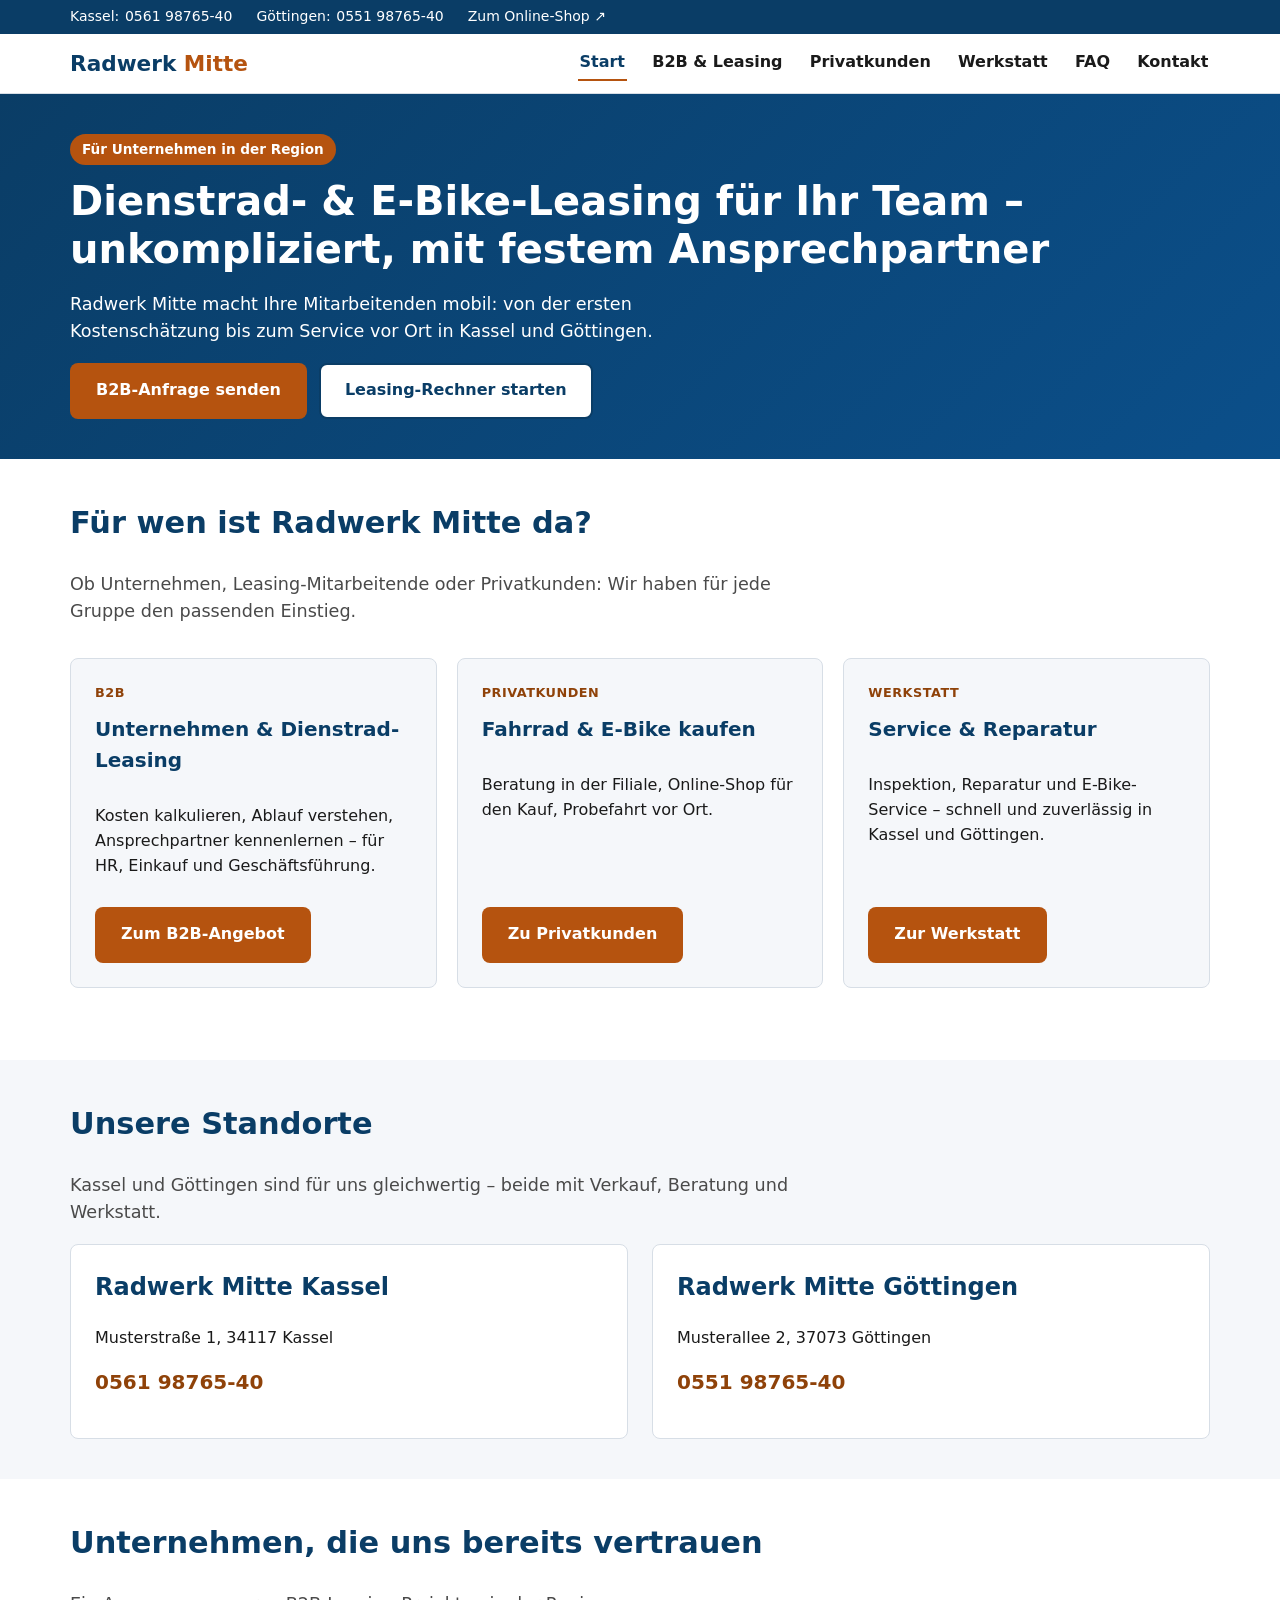
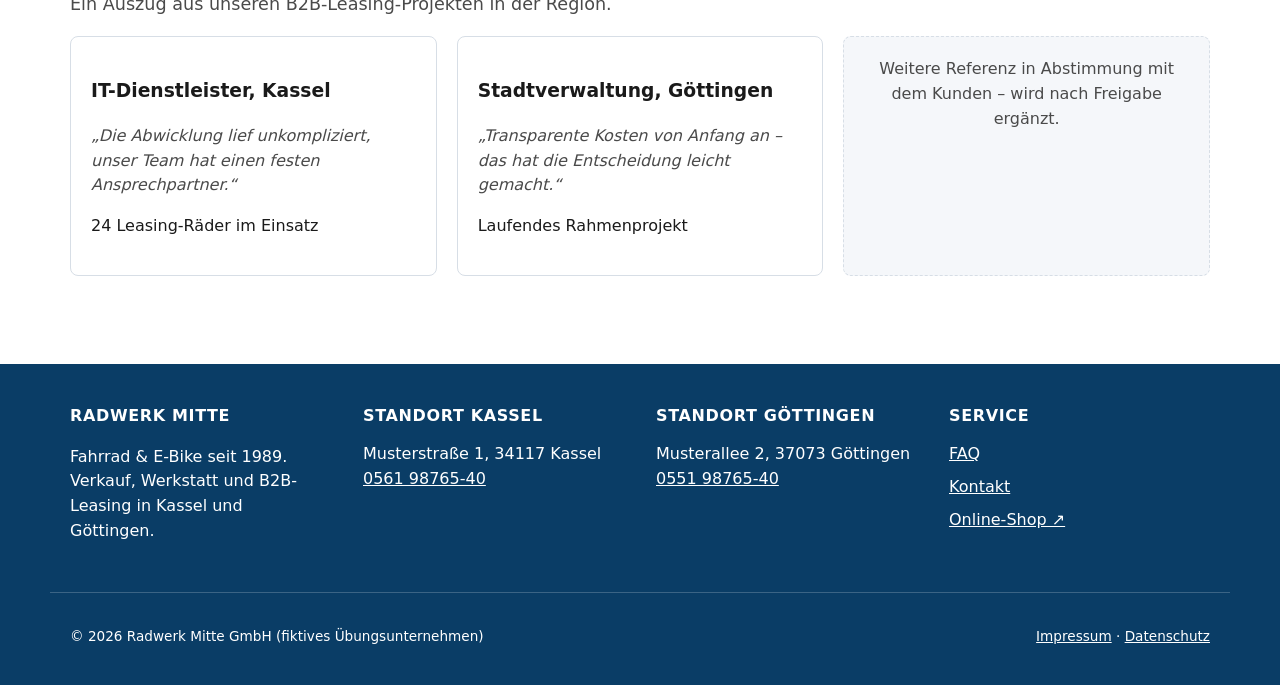
<file: index.html>
<!doctype html>
<html lang="de">
<head>
  <meta charset="utf-8">
  <meta name="viewport" content="width=device-width, initial-scale=1">
  <title>Radwerk Mitte – Fahrrad, E-Bike &amp; Dienstrad-Leasing in Kassel &amp; Göttingen</title>
  <meta name="description" content="Radwerk Mitte: Fahrradhändler mit Werkstatt in Kassel und Göttingen. Dienstrad- und E-Bike-Leasing für Unternehmen, Beratung für Privatkunden, eigener Online-Shop.">
  <link rel="stylesheet" href="assets/css/styles.css">
</head>
<body>
  <a class="skip-link" href="#main-content">Zum Inhalt springen</a>

  <header class="site-header">
    <div class="top-bar">
      <div class="container">
        <span class="standort">Kassel: <a href="tel:+495619876540">0561 98765-40</a></span>
        <span class="standort">Göttingen: <a href="tel:+495519876540">0551 98765-40</a></span>
        <a href="https://shop.radwerk-mitte-beispiel.de" target="_blank" rel="noopener">Zum Online-Shop ↗</a>
      </div>
    </div>
    <div class="container main-nav-wrapper">
      <a href="index.html" class="logo">Radwerk <span>Mitte</span></a>
      <button class="nav-toggle" type="button" aria-expanded="false" aria-controls="main-nav">
        <span aria-hidden="true">☰</span> Menü
      </button>
      <nav class="main-nav" id="main-nav" aria-label="Hauptnavigation">
        <ul>
          <li><a href="index.html" aria-current="page">Start</a></li>
          <li><a href="leasing-b2b.html">B2B &amp; Leasing</a></li>
          <li><a href="privatkunden.html">Privatkunden</a></li>
          <li><a href="werkstatt.html">Werkstatt</a></li>
          <li><a href="faq.html">FAQ</a></li>
          <li><a href="kontakt.html">Kontakt</a></li>
        </ul>
      </nav>
    </div>
  </header>

  <main id="main-content">
    <section class="hero">
      <div class="container">
        <div>
          <span class="hero-badge">Für Unternehmen in der Region</span>
          <h1>Dienstrad- &amp; E&#8209;Bike-Leasing für Ihr Team – unkompliziert, mit festem Ansprechpartner</h1>
          <p>Radwerk Mitte macht Ihre Mitarbeitenden mobil: von der ersten Kostenschätzung bis zum Service vor Ort in Kassel und Göttingen.</p>
          <div class="hero-actions">
            <a class="btn btn-primary" href="kontakt.html?anfrageart=b2b-leasing#kontaktformular">B2B-Anfrage senden</a>
            <a class="btn btn-secondary" href="leasing-b2b.html#rechner">Leasing-Rechner starten</a>
          </div>
        </div>
      </div>
    </section>

    <section>
      <div class="container">
        <h2 class="section-title">Für wen ist Radwerk Mitte da?</h2>
        <p class="lead">Ob Unternehmen, Leasing-Mitarbeitende oder Privatkunden: Wir haben für jede Gruppe den passenden Einstieg.</p>
        <div class="audience-grid">
          <article class="audience-card">
            <span class="tag">B2B</span>
            <h2>Unternehmen &amp; Dienstrad-Leasing</h2>
            <p>Kosten kalkulieren, Ablauf verstehen, Ansprechpartner kennenlernen – für HR, Einkauf und Geschäftsführung.</p>
            <a class="btn btn-primary" href="leasing-b2b.html">Zum B2B-Angebot</a>
          </article>
          <article class="audience-card">
            <span class="tag">Privatkunden</span>
            <h2>Fahrrad &amp; E&#8209;Bike kaufen</h2>
            <p>Beratung in der Filiale, Online-Shop für den Kauf, Probefahrt vor Ort.</p>
            <a class="btn btn-primary" href="privatkunden.html">Zu Privatkunden</a>
          </article>
          <article class="audience-card">
            <span class="tag">Werkstatt</span>
            <h2>Service &amp; Reparatur</h2>
            <p>Inspektion, Reparatur und E-Bike-Service – schnell und zuverlässig in Kassel und Göttingen.</p>
            <a class="btn btn-primary" href="werkstatt.html">Zur Werkstatt</a>
          </article>
        </div>
      </div>
    </section>

    <section class="section-alt">
      <div class="container">
        <h2 class="section-title">Unsere Standorte</h2>
        <p class="lead">Kassel und Göttingen sind für uns gleichwertig – beide mit Verkauf, Beratung und Werkstatt.</p>
        <div class="standorte-grid">
          <div class="standort-card">
            <h2>Radwerk Mitte Kassel</h2>
            <p>Musterstraße 1, 34117 Kassel</p>
            <p><a class="phone" href="tel:+495619876540">0561 98765-40</a></p>
          </div>
          <div class="standort-card">
            <h2>Radwerk Mitte Göttingen</h2>
            <p>Musterallee 2, 37073 Göttingen</p>
            <p><a class="phone" href="tel:+495519876540">0551 98765-40</a></p>
          </div>
        </div>
      </div>
    </section>

    <section>
      <div class="container">
        <h2 class="section-title">Unternehmen, die uns bereits vertrauen</h2>
        <p class="lead">Ein Auszug aus unseren B2B-Leasing-Projekten in der Region.</p>
        <div class="ref-grid">
          <article class="ref-card">
            <h3>IT-Dienstleister, Kassel</h3>
            <p class="quote">„Die Abwicklung lief unkompliziert, unser Team hat einen festen Ansprechpartner.“</p>
            <p>24 Leasing-Räder im Einsatz</p>
          </article>
          <article class="ref-card">
            <h3>Stadtverwaltung, Göttingen</h3>
            <p class="quote">„Transparente Kosten von Anfang an – das hat die Entscheidung leicht gemacht.“</p>
            <p>Laufendes Rahmenprojekt</p>
          </article>
          <div class="ref-placeholder">
            Weitere Referenz in Abstimmung mit dem Kunden – wird nach Freigabe ergänzt.
          </div>
        </div>
      </div>
    </section>
  </main>

  <footer class="site-footer">
    <div class="container footer-grid">
      <div>
        <h2>Radwerk Mitte</h2>
        <p>Fahrrad &amp; E-Bike seit 1989. Verkauf, Werkstatt und B2B-Leasing in Kassel und Göttingen.</p>
      </div>
      <div>
        <h2>Standort Kassel</h2>
        <address style="font-style: normal">
          Musterstraße 1, 34117 Kassel<br>
          <a href="tel:+495619876540">0561 98765-40</a>
        </address>
      </div>
      <div>
        <h2>Standort Göttingen</h2>
        <address style="font-style: normal">
          Musterallee 2, 37073 Göttingen<br>
          <a href="tel:+495519876540">0551 98765-40</a>
        </address>
      </div>
      <div>
        <h2>Service</h2>
        <ul>
          <li><a href="faq.html">FAQ</a></li>
          <li><a href="kontakt.html">Kontakt</a></li>
          <li><a href="https://shop.radwerk-mitte-beispiel.de" target="_blank" rel="noopener">Online-Shop ↗</a></li>
        </ul>
      </div>
    </div>
    <div class="container footer-bottom">
      <p>© 2026 Radwerk Mitte GmbH (fiktives Übungsunternehmen)</p>
      <p><a href="impressum.html">Impressum</a> · <a href="datenschutz.html">Datenschutz</a></p>
    </div>
  </footer>

  <script src="assets/js/main.js"></script>
</body>
</html>
</file>
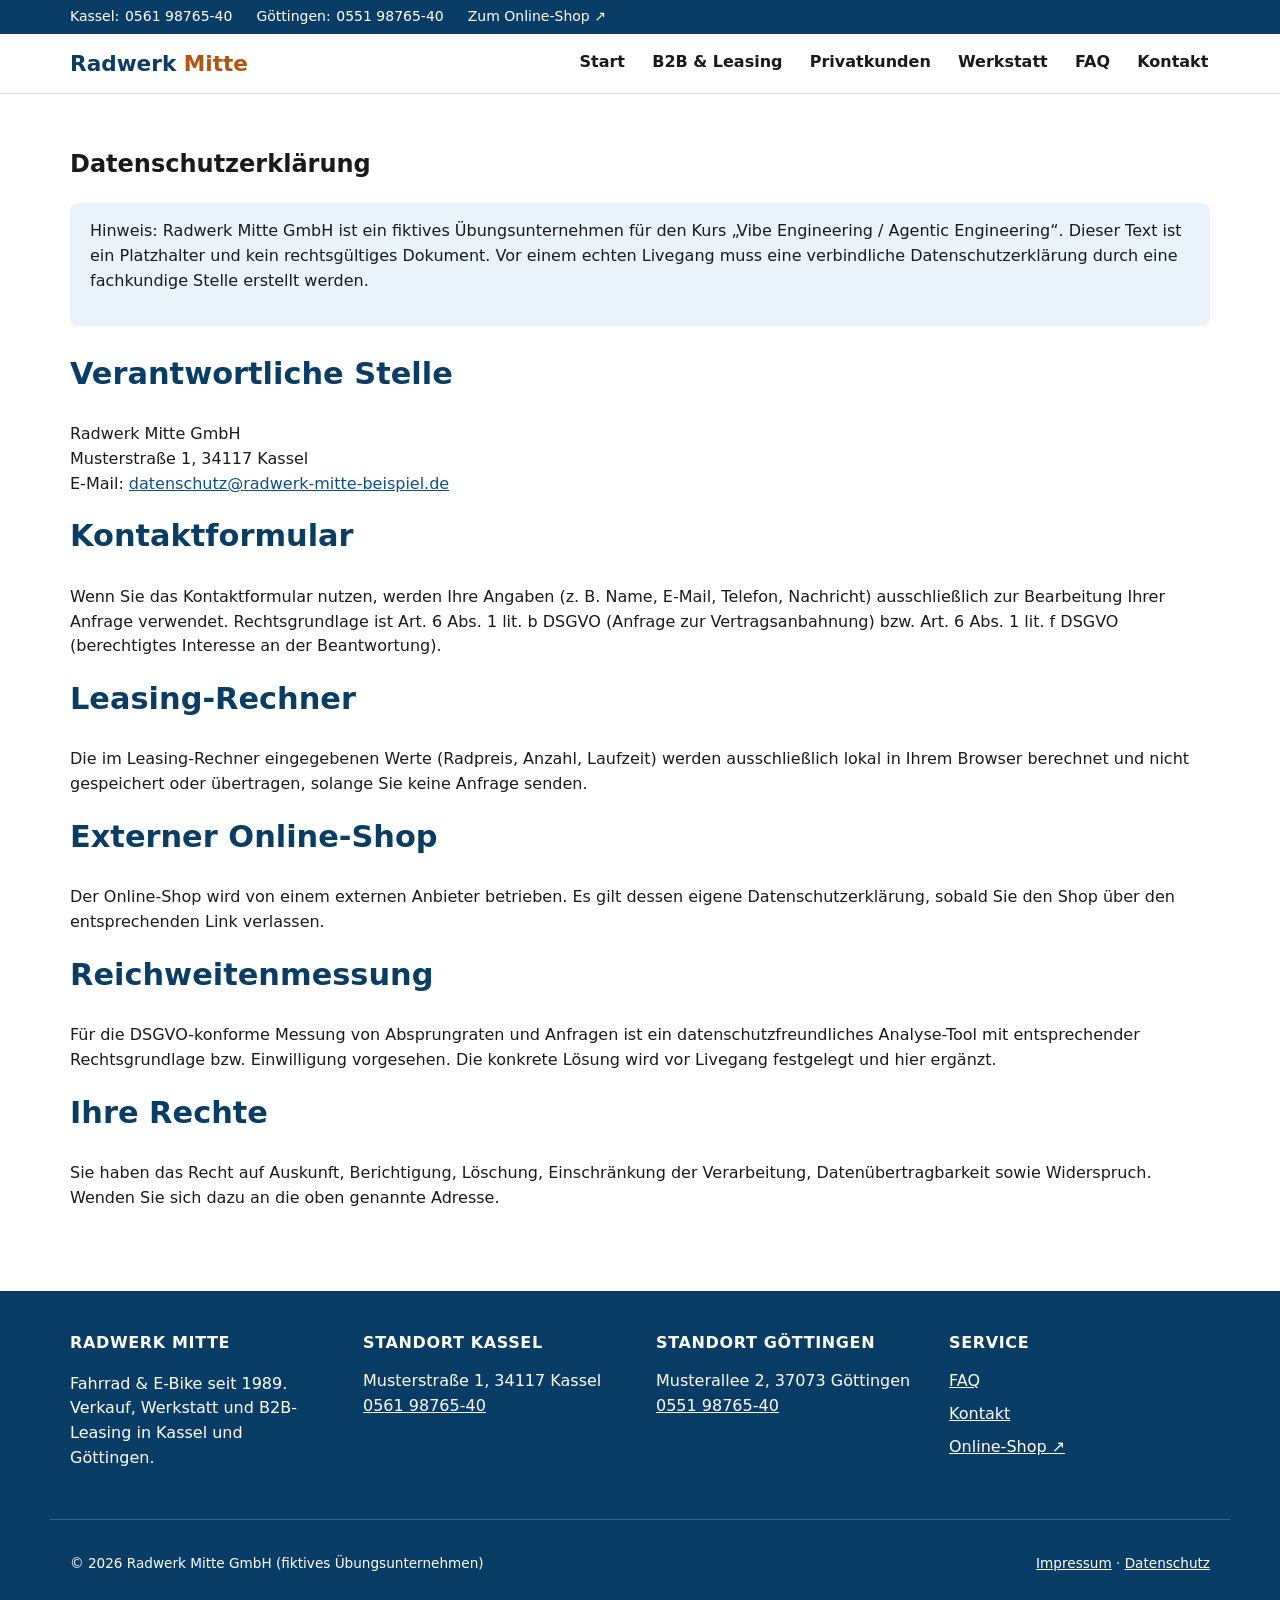
<file: datenschutz.html>
<!doctype html>
<html lang="de">
<head>
  <meta charset="utf-8">
  <meta name="viewport" content="width=device-width, initial-scale=1">
  <title>Datenschutz – Radwerk Mitte</title>
  <meta name="description" content="Datenschutzerklärung von Radwerk Mitte (fiktives Übungsunternehmen).">
  <link rel="stylesheet" href="assets/css/styles.css">
</head>
<body>
  <a class="skip-link" href="#main-content">Zum Inhalt springen</a>

  <header class="site-header">
    <div class="top-bar">
      <div class="container">
        <span class="standort">Kassel: <a href="tel:+495619876540">0561 98765-40</a></span>
        <span class="standort">Göttingen: <a href="tel:+495519876540">0551 98765-40</a></span>
        <a href="https://shop.radwerk-mitte-beispiel.de" target="_blank" rel="noopener">Zum Online-Shop ↗</a>
      </div>
    </div>
    <div class="container main-nav-wrapper">
      <a href="index.html" class="logo">Radwerk <span>Mitte</span></a>
      <button class="nav-toggle" type="button" aria-expanded="false" aria-controls="main-nav">
        <span aria-hidden="true">☰</span> Menü
      </button>
      <nav class="main-nav" id="main-nav" aria-label="Hauptnavigation">
        <ul>
          <li><a href="index.html">Start</a></li>
          <li><a href="leasing-b2b.html">B2B &amp; Leasing</a></li>
          <li><a href="privatkunden.html">Privatkunden</a></li>
          <li><a href="werkstatt.html">Werkstatt</a></li>
          <li><a href="faq.html">FAQ</a></li>
          <li><a href="kontakt.html">Kontakt</a></li>
        </ul>
      </nav>
    </div>
  </header>

  <main id="main-content">
    <section class="page-intro">
      <div class="container">
        <h1>Datenschutzerklärung</h1>
        <div class="form-note">
          Hinweis: Radwerk Mitte GmbH ist ein fiktives Übungsunternehmen für den Kurs „Vibe Engineering / Agentic Engineering“. Dieser Text ist ein Platzhalter und kein rechtsgültiges Dokument. Vor einem echten Livegang muss eine verbindliche Datenschutzerklärung durch eine fachkundige Stelle erstellt werden.</p>
        </div>

        <h2 class="section-title">Verantwortliche Stelle</h2>
        <p>
          Radwerk Mitte GmbH<br>
          Musterstraße 1, 34117 Kassel<br>
          E-Mail: <a href="mailto:datenschutz@radwerk-mitte-beispiel.de">datenschutz@radwerk-mitte-beispiel.de</a>
        </p>

        <h2 class="section-title">Kontaktformular</h2>
        <p>Wenn Sie das Kontaktformular nutzen, werden Ihre Angaben (z. B. Name, E-Mail, Telefon, Nachricht) ausschließlich zur Bearbeitung Ihrer Anfrage verwendet. Rechtsgrundlage ist Art. 6 Abs. 1 lit. b DSGVO (Anfrage zur Vertragsanbahnung) bzw. Art. 6 Abs. 1 lit. f DSGVO (berechtigtes Interesse an der Beantwortung).</p>

        <h2 class="section-title">Leasing-Rechner</h2>
        <p>Die im Leasing-Rechner eingegebenen Werte (Radpreis, Anzahl, Laufzeit) werden ausschließlich lokal in Ihrem Browser berechnet und nicht gespeichert oder übertragen, solange Sie keine Anfrage senden.</p>

        <h2 class="section-title">Externer Online-Shop</h2>
        <p>Der Online-Shop wird von einem externen Anbieter betrieben. Es gilt dessen eigene Datenschutzerklärung, sobald Sie den Shop über den entsprechenden Link verlassen.</p>

        <h2 class="section-title">Reichweitenmessung</h2>
        <p>Für die DSGVO-konforme Messung von Absprungraten und Anfragen ist ein datenschutzfreundliches Analyse-Tool mit entsprechender Rechtsgrundlage bzw. Einwilligung vorgesehen. Die konkrete Lösung wird vor Livegang festgelegt und hier ergänzt.</p>

        <h2 class="section-title">Ihre Rechte</h2>
        <p>Sie haben das Recht auf Auskunft, Berichtigung, Löschung, Einschränkung der Verarbeitung, Datenübertragbarkeit sowie Widerspruch. Wenden Sie sich dazu an die oben genannte Adresse.</p>
      </div>
    </section>
  </main>

  <footer class="site-footer">
    <div class="container footer-grid">
      <div>
        <h2>Radwerk Mitte</h2>
        <p>Fahrrad &amp; E-Bike seit 1989. Verkauf, Werkstatt und B2B-Leasing in Kassel und Göttingen.</p>
      </div>
      <div>
        <h2>Standort Kassel</h2>
        <address style="font-style: normal">
          Musterstraße 1, 34117 Kassel<br>
          <a href="tel:+495619876540">0561 98765-40</a>
        </address>
      </div>
      <div>
        <h2>Standort Göttingen</h2>
        <address style="font-style: normal">
          Musterallee 2, 37073 Göttingen<br>
          <a href="tel:+495519876540">0551 98765-40</a>
        </address>
      </div>
      <div>
        <h2>Service</h2>
        <ul>
          <li><a href="faq.html">FAQ</a></li>
          <li><a href="kontakt.html">Kontakt</a></li>
          <li><a href="https://shop.radwerk-mitte-beispiel.de" target="_blank" rel="noopener">Online-Shop ↗</a></li>
        </ul>
      </div>
    </div>
    <div class="container footer-bottom">
      <p>© 2026 Radwerk Mitte GmbH (fiktives Übungsunternehmen)</p>
      <p><a href="impressum.html">Impressum</a> · <a href="datenschutz.html">Datenschutz</a></p>
    </div>
  </footer>

  <script src="assets/js/main.js"></script>
</body>
</html>
</file>
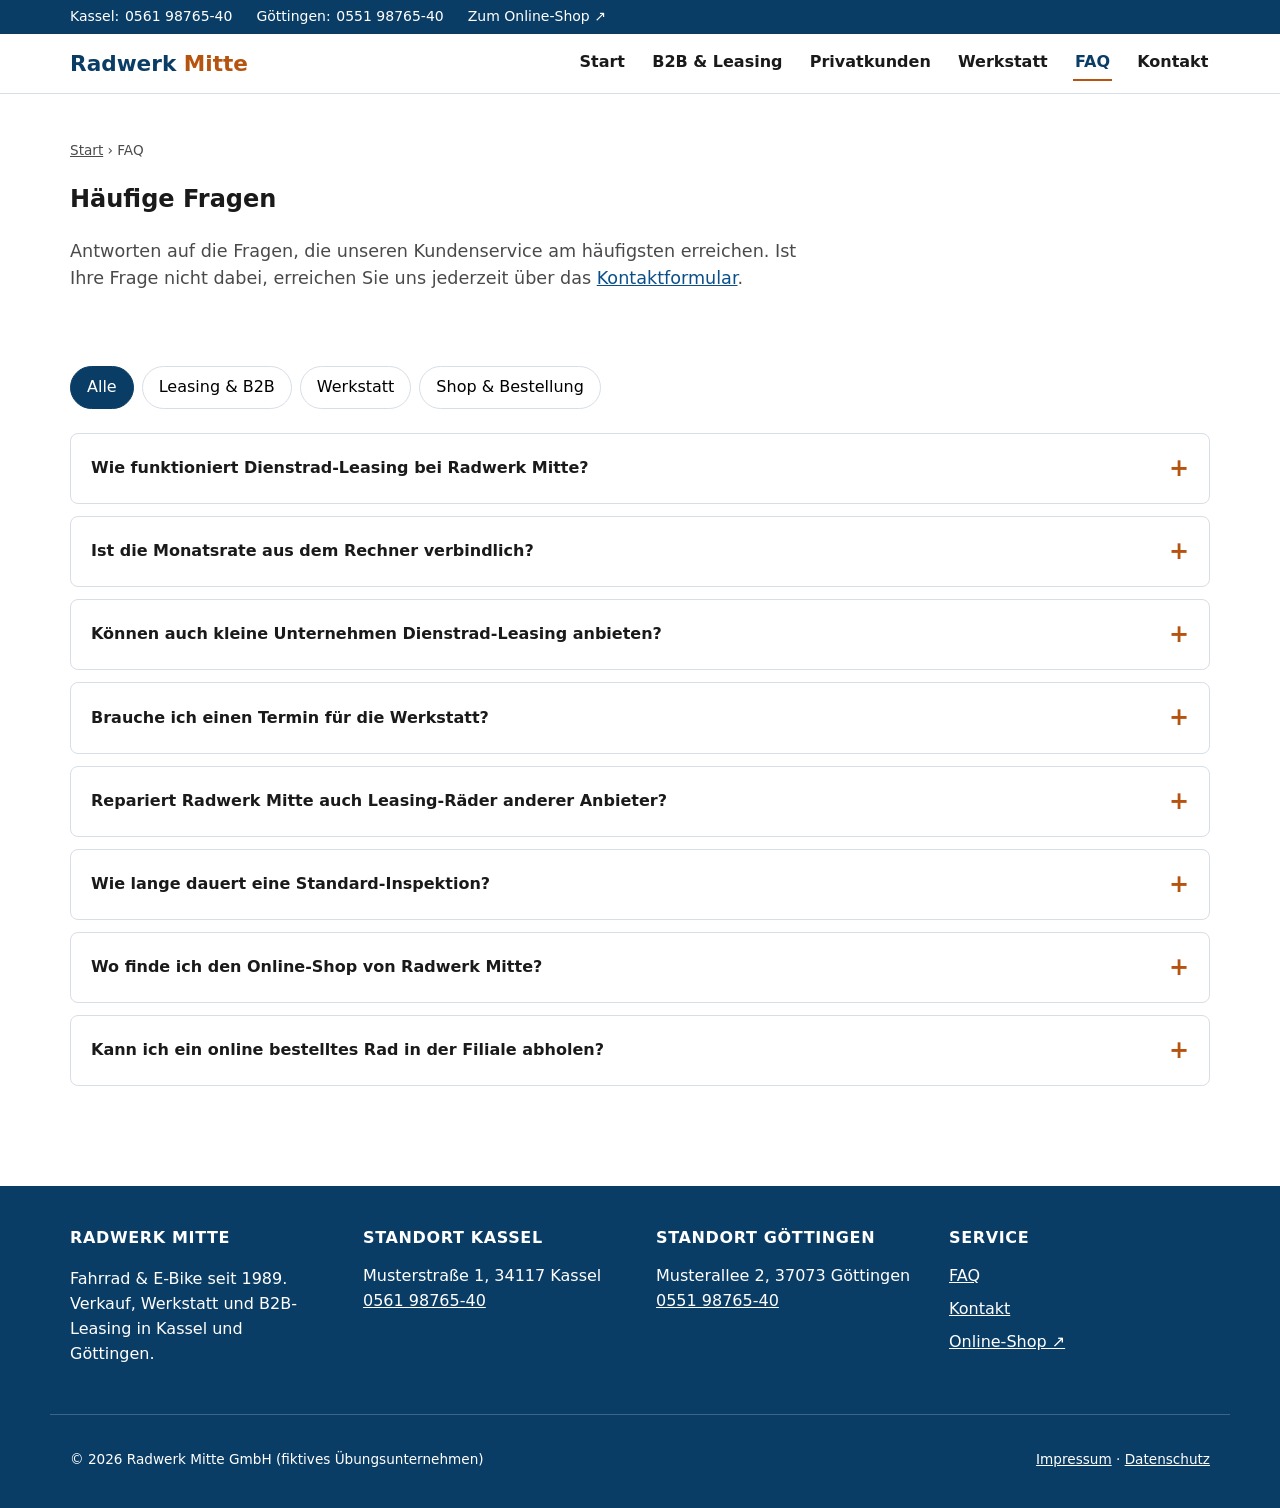
<file: faq.html>
<!doctype html>
<html lang="de">
<head>
  <meta charset="utf-8">
  <meta name="viewport" content="width=device-width, initial-scale=1">
  <title>Häufige Fragen (FAQ) – Radwerk Mitte</title>
  <meta name="description" content="Antworten auf häufige Fragen zu Dienstrad-Leasing, Werkstatt und Online-Shop bei Radwerk Mitte.">
  <link rel="stylesheet" href="assets/css/styles.css">
</head>
<body>
  <a class="skip-link" href="#main-content">Zum Inhalt springen</a>

  <header class="site-header">
    <div class="top-bar">
      <div class="container">
        <span class="standort">Kassel: <a href="tel:+495619876540">0561 98765-40</a></span>
        <span class="standort">Göttingen: <a href="tel:+495519876540">0551 98765-40</a></span>
        <a href="https://shop.radwerk-mitte-beispiel.de" target="_blank" rel="noopener">Zum Online-Shop ↗</a>
      </div>
    </div>
    <div class="container main-nav-wrapper">
      <a href="index.html" class="logo">Radwerk <span>Mitte</span></a>
      <button class="nav-toggle" type="button" aria-expanded="false" aria-controls="main-nav">
        <span aria-hidden="true">☰</span> Menü
      </button>
      <nav class="main-nav" id="main-nav" aria-label="Hauptnavigation">
        <ul>
          <li><a href="index.html">Start</a></li>
          <li><a href="leasing-b2b.html">B2B &amp; Leasing</a></li>
          <li><a href="privatkunden.html">Privatkunden</a></li>
          <li><a href="werkstatt.html">Werkstatt</a></li>
          <li><a href="faq.html" aria-current="page">FAQ</a></li>
          <li><a href="kontakt.html">Kontakt</a></li>
        </ul>
      </nav>
    </div>
  </header>

  <main id="main-content">
    <section class="page-intro">
      <div class="container">
        <p class="breadcrumb"><a href="index.html">Start</a> › FAQ</p>
        <h1>Häufige Fragen</h1>
        <p class="lead">Antworten auf die Fragen, die unseren Kundenservice am häufigsten erreichen. Ist Ihre Frage nicht dabei, erreichen Sie uns jederzeit über das <a href="kontakt.html">Kontaktformular</a>.</p>
      </div>
    </section>

    <section>
      <div class="container">
        <div class="faq-filter" role="group" aria-label="Fragen filtern">
          <button type="button" data-faq-filter="alle" aria-pressed="true">Alle</button>
          <button type="button" data-faq-filter="leasing" aria-pressed="false">Leasing &amp; B2B</button>
          <button type="button" data-faq-filter="werkstatt" aria-pressed="false">Werkstatt</button>
          <button type="button" data-faq-filter="shop" aria-pressed="false">Shop &amp; Bestellung</button>
        </div>

        <details class="faq-item" data-faq-category="leasing">
          <summary>Wie funktioniert Dienstrad-Leasing bei Radwerk Mitte?</summary>
          <div class="faq-body">Ihr Unternehmen least Räder für Mitarbeitende über eine Leasinggesellschaft. Radwerk Mitte berät zu Modellen, erstellt das Angebot und übernimmt Übergabe sowie Service. Details klären wir im persönlichen Gespräch mit Ihrem festen Ansprechpartner.</div>
        </details>
        <details class="faq-item" data-faq-category="leasing">
          <summary>Ist die Monatsrate aus dem Rechner verbindlich?</summary>
          <div class="faq-body">Nein. Der Leasing-Rechner liefert eine unverbindliche Schätzung. Die endgültige Rate hängt von den individuellen Konditionen Ihrer Leasinggesellschaft ab und wird im Beratungsgespräch festgelegt.</div>
        </details>
        <details class="faq-item" data-faq-category="leasing">
          <summary>Können auch kleine Unternehmen Dienstrad-Leasing anbieten?</summary>
          <div class="faq-body">Ja. Wir beraten Unternehmen jeder Größe – von kleinen Teams bis zu mehreren hundert Mitarbeitenden.</div>
        </details>

        <details class="faq-item" data-faq-category="werkstatt">
          <summary>Brauche ich einen Termin für die Werkstatt?</summary>
          <div class="faq-body">Für kleinere Anliegen können Sie ohne Termin vorbeikommen. Für Inspektionen und größere Reparaturen empfehlen wir, vorher telefonisch oder über das Kontaktformular einen Termin zu vereinbaren.</div>
        </details>
        <details class="faq-item" data-faq-category="werkstatt">
          <summary>Repariert Radwerk Mitte auch Leasing-Räder anderer Anbieter?</summary>
          <div class="faq-body">Das hängt vom Einzelfall ab. Kontaktieren Sie unseren Kundenservice – wir prüfen das gern für Sie.</div>
        </details>
        <details class="faq-item" data-faq-category="werkstatt">
          <summary>Wie lange dauert eine Standard-Inspektion?</summary>
          <div class="faq-body">In der Regel 30 bis 60 Minuten, abhängig vom Zustand des Rads. Bei Bedarf erhalten Sie vor Ort eine Einschätzung, bevor weitere Arbeiten beginnen.</div>
        </details>

        <details class="faq-item" data-faq-category="shop">
          <summary>Wo finde ich den Online-Shop von Radwerk Mitte?</summary>
          <div class="faq-body">Unser Sortiment finden Sie in unserem <a href="https://shop.radwerk-mitte-beispiel.de" target="_blank" rel="noopener">externen Online-Shop</a>. Dort können Sie Räder und Zubehör bestellen oder zur Abholung in der Filiale reservieren.</div>
        </details>
        <details class="faq-item" data-faq-category="shop">
          <summary>Kann ich ein online bestelltes Rad in der Filiale abholen?</summary>
          <div class="faq-body">Ja, die Abholoption wählen Sie direkt im Bestellprozess des Online-Shops aus.</div>
        </details>
      </div>
    </section>
  </main>

  <footer class="site-footer">
    <div class="container footer-grid">
      <div>
        <h2>Radwerk Mitte</h2>
        <p>Fahrrad &amp; E-Bike seit 1989. Verkauf, Werkstatt und B2B-Leasing in Kassel und Göttingen.</p>
      </div>
      <div>
        <h2>Standort Kassel</h2>
        <address style="font-style: normal">
          Musterstraße 1, 34117 Kassel<br>
          <a href="tel:+495619876540">0561 98765-40</a>
        </address>
      </div>
      <div>
        <h2>Standort Göttingen</h2>
        <address style="font-style: normal">
          Musterallee 2, 37073 Göttingen<br>
          <a href="tel:+495519876540">0551 98765-40</a>
        </address>
      </div>
      <div>
        <h2>Service</h2>
        <ul>
          <li><a href="faq.html">FAQ</a></li>
          <li><a href="kontakt.html">Kontakt</a></li>
          <li><a href="https://shop.radwerk-mitte-beispiel.de" target="_blank" rel="noopener">Online-Shop ↗</a></li>
        </ul>
      </div>
    </div>
    <div class="container footer-bottom">
      <p>© 2026 Radwerk Mitte GmbH (fiktives Übungsunternehmen)</p>
      <p><a href="impressum.html">Impressum</a> · <a href="datenschutz.html">Datenschutz</a></p>
    </div>
  </footer>

  <script src="assets/js/main.js"></script>
</body>
</html>
</file>
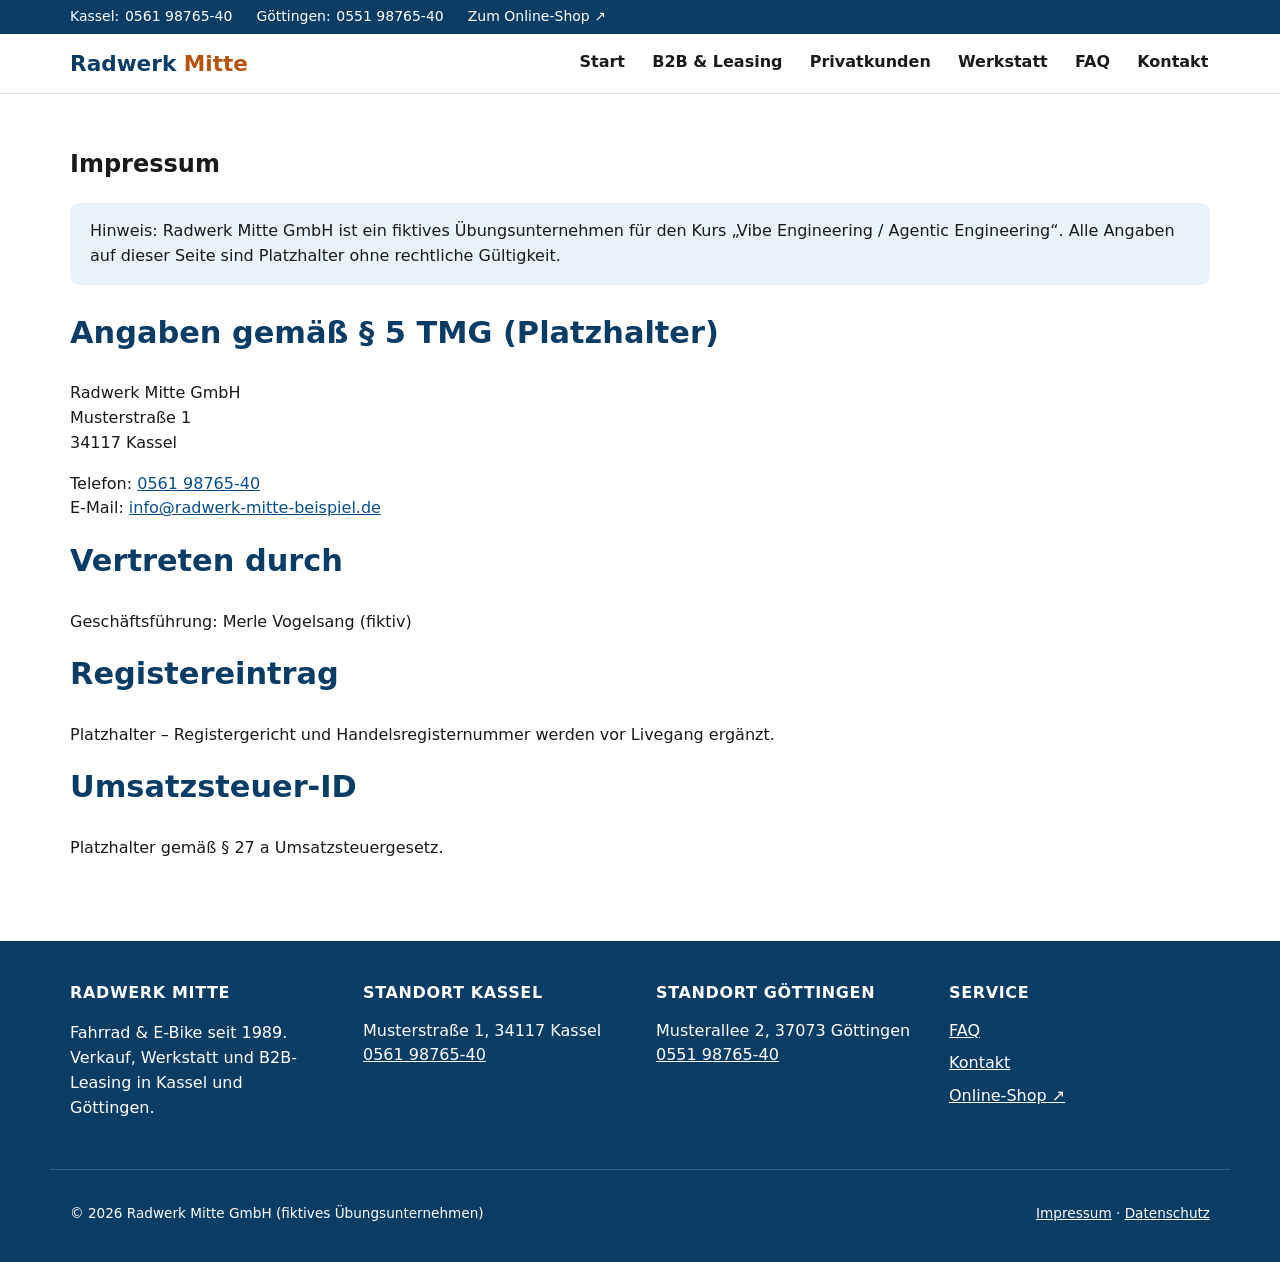
<file: impressum.html>
<!doctype html>
<html lang="de">
<head>
  <meta charset="utf-8">
  <meta name="viewport" content="width=device-width, initial-scale=1">
  <title>Impressum – Radwerk Mitte</title>
  <meta name="description" content="Impressum von Radwerk Mitte (fiktives Übungsunternehmen).">
  <link rel="stylesheet" href="assets/css/styles.css">
</head>
<body>
  <a class="skip-link" href="#main-content">Zum Inhalt springen</a>

  <header class="site-header">
    <div class="top-bar">
      <div class="container">
        <span class="standort">Kassel: <a href="tel:+495619876540">0561 98765-40</a></span>
        <span class="standort">Göttingen: <a href="tel:+495519876540">0551 98765-40</a></span>
        <a href="https://shop.radwerk-mitte-beispiel.de" target="_blank" rel="noopener">Zum Online-Shop ↗</a>
      </div>
    </div>
    <div class="container main-nav-wrapper">
      <a href="index.html" class="logo">Radwerk <span>Mitte</span></a>
      <button class="nav-toggle" type="button" aria-expanded="false" aria-controls="main-nav">
        <span aria-hidden="true">☰</span> Menü
      </button>
      <nav class="main-nav" id="main-nav" aria-label="Hauptnavigation">
        <ul>
          <li><a href="index.html">Start</a></li>
          <li><a href="leasing-b2b.html">B2B &amp; Leasing</a></li>
          <li><a href="privatkunden.html">Privatkunden</a></li>
          <li><a href="werkstatt.html">Werkstatt</a></li>
          <li><a href="faq.html">FAQ</a></li>
          <li><a href="kontakt.html">Kontakt</a></li>
        </ul>
      </nav>
    </div>
  </header>

  <main id="main-content">
    <section class="page-intro">
      <div class="container">
        <h1>Impressum</h1>
        <div class="form-note">
          Hinweis: Radwerk Mitte GmbH ist ein fiktives Übungsunternehmen für den Kurs „Vibe Engineering / Agentic Engineering“. Alle Angaben auf dieser Seite sind Platzhalter ohne rechtliche Gültigkeit.
        </div>

        <h2 class="section-title">Angaben gemäß § 5 TMG (Platzhalter)</h2>
        <p>
          Radwerk Mitte GmbH<br>
          Musterstraße 1<br>
          34117 Kassel
        </p>
        <p>
          Telefon: <a href="tel:+495619876540">0561 98765-40</a><br>
          E-Mail: <a href="mailto:info@radwerk-mitte-beispiel.de">info@radwerk-mitte-beispiel.de</a>
        </p>

        <h2 class="section-title">Vertreten durch</h2>
        <p>Geschäftsführung: Merle Vogelsang (fiktiv)</p>

        <h2 class="section-title">Registereintrag</h2>
        <p>Platzhalter – Registergericht und Handelsregisternummer werden vor Livegang ergänzt.</p>

        <h2 class="section-title">Umsatzsteuer-ID</h2>
        <p>Platzhalter gemäß § 27 a Umsatzsteuergesetz.</p>
      </div>
    </section>
  </main>

  <footer class="site-footer">
    <div class="container footer-grid">
      <div>
        <h2>Radwerk Mitte</h2>
        <p>Fahrrad &amp; E-Bike seit 1989. Verkauf, Werkstatt und B2B-Leasing in Kassel und Göttingen.</p>
      </div>
      <div>
        <h2>Standort Kassel</h2>
        <address style="font-style: normal">
          Musterstraße 1, 34117 Kassel<br>
          <a href="tel:+495619876540">0561 98765-40</a>
        </address>
      </div>
      <div>
        <h2>Standort Göttingen</h2>
        <address style="font-style: normal">
          Musterallee 2, 37073 Göttingen<br>
          <a href="tel:+495519876540">0551 98765-40</a>
        </address>
      </div>
      <div>
        <h2>Service</h2>
        <ul>
          <li><a href="faq.html">FAQ</a></li>
          <li><a href="kontakt.html">Kontakt</a></li>
          <li><a href="https://shop.radwerk-mitte-beispiel.de" target="_blank" rel="noopener">Online-Shop ↗</a></li>
        </ul>
      </div>
    </div>
    <div class="container footer-bottom">
      <p>© 2026 Radwerk Mitte GmbH (fiktives Übungsunternehmen)</p>
      <p><a href="impressum.html">Impressum</a> · <a href="datenschutz.html">Datenschutz</a></p>
    </div>
  </footer>

  <script src="assets/js/main.js"></script>
</body>
</html>
</file>
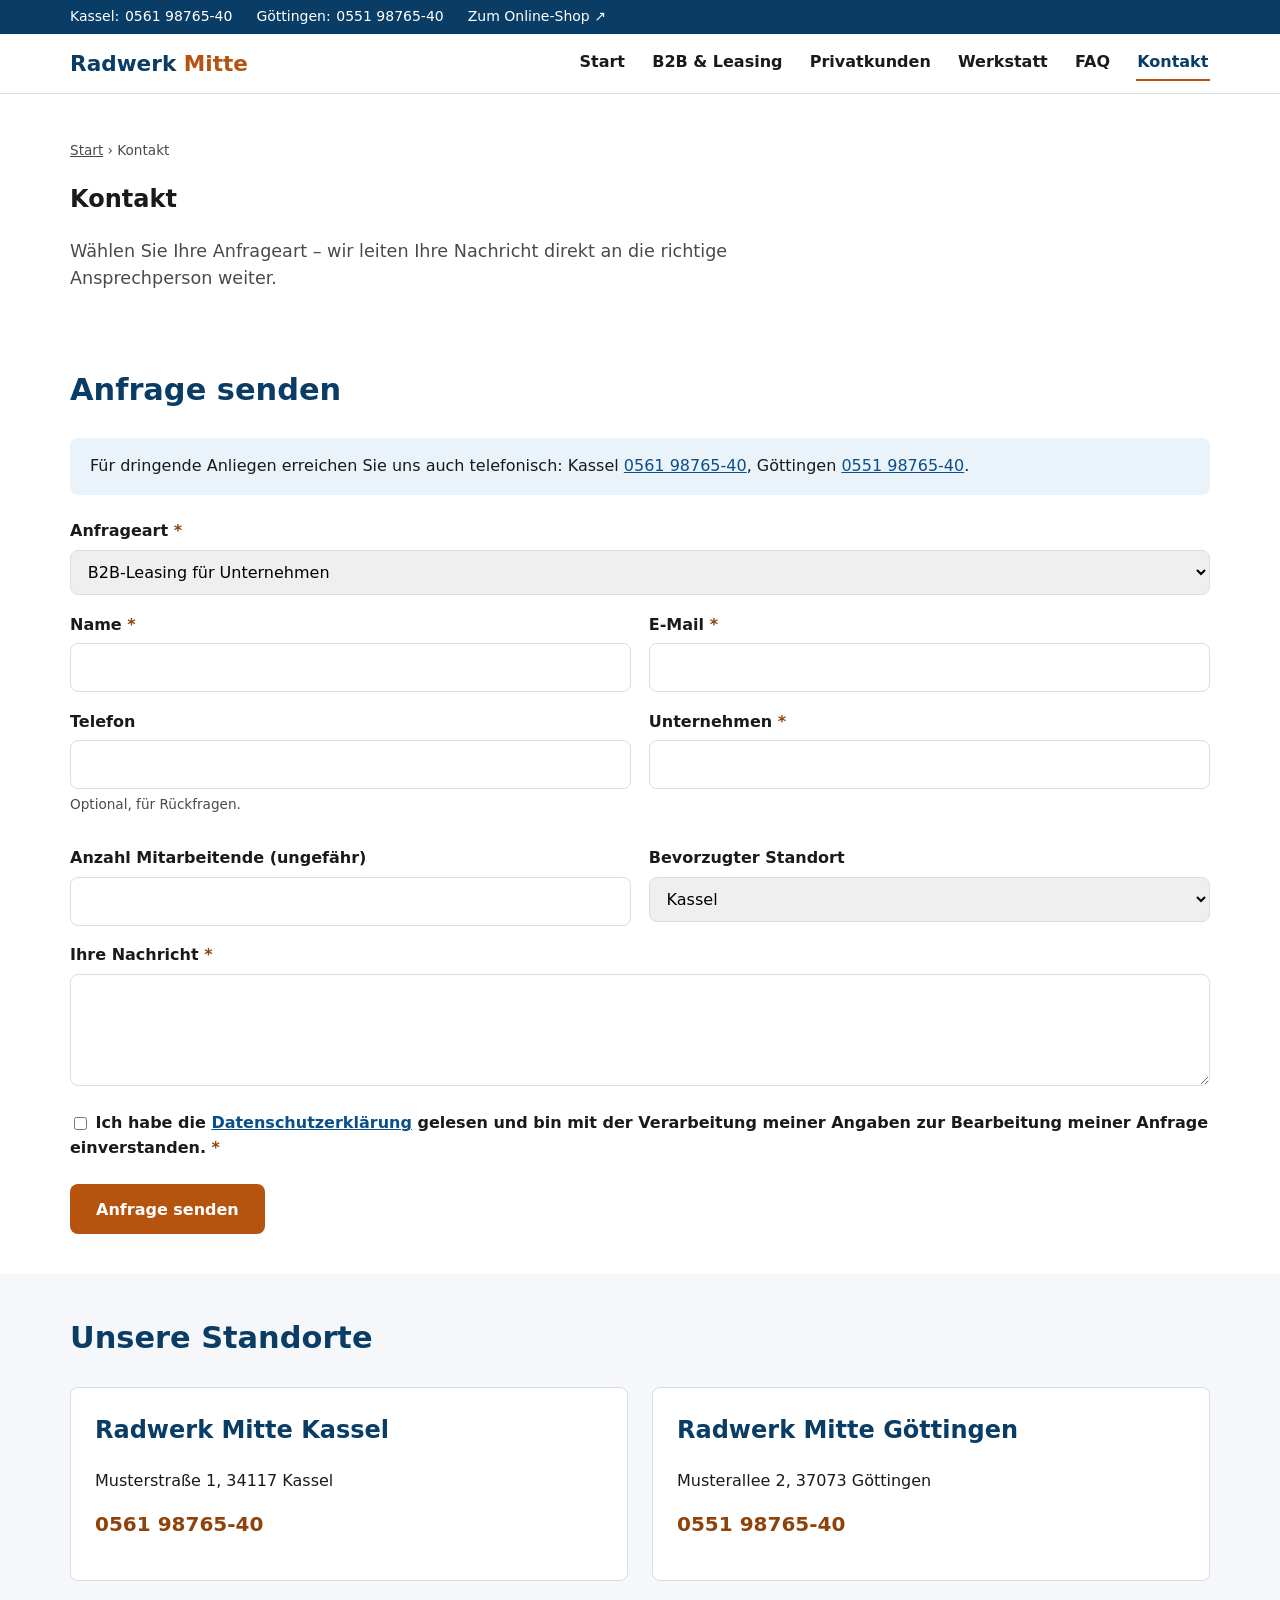
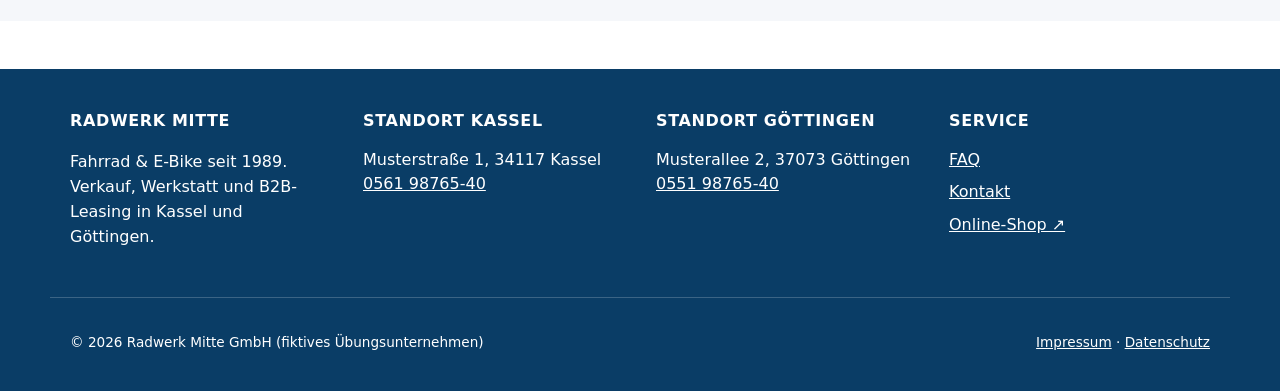
<file: kontakt.html>
<!doctype html>
<html lang="de">
<head>
  <meta charset="utf-8">
  <meta name="viewport" content="width=device-width, initial-scale=1">
  <title>Kontakt – Radwerk Mitte</title>
  <meta name="description" content="Kontaktieren Sie Radwerk Mitte für B2B-Leasing, Werkstatttermine oder Beratung – in Kassel und Göttingen.">
  <link rel="stylesheet" href="assets/css/styles.css">
</head>
<body>
  <a class="skip-link" href="#main-content">Zum Inhalt springen</a>

  <header class="site-header">
    <div class="top-bar">
      <div class="container">
        <span class="standort">Kassel: <a href="tel:+495619876540">0561 98765-40</a></span>
        <span class="standort">Göttingen: <a href="tel:+495519876540">0551 98765-40</a></span>
        <a href="https://shop.radwerk-mitte-beispiel.de" target="_blank" rel="noopener">Zum Online-Shop ↗</a>
      </div>
    </div>
    <div class="container main-nav-wrapper">
      <a href="index.html" class="logo">Radwerk <span>Mitte</span></a>
      <button class="nav-toggle" type="button" aria-expanded="false" aria-controls="main-nav">
        <span aria-hidden="true">☰</span> Menü
      </button>
      <nav class="main-nav" id="main-nav" aria-label="Hauptnavigation">
        <ul>
          <li><a href="index.html">Start</a></li>
          <li><a href="leasing-b2b.html">B2B &amp; Leasing</a></li>
          <li><a href="privatkunden.html">Privatkunden</a></li>
          <li><a href="werkstatt.html">Werkstatt</a></li>
          <li><a href="faq.html">FAQ</a></li>
          <li><a href="kontakt.html" aria-current="page">Kontakt</a></li>
        </ul>
      </nav>
    </div>
  </header>

  <main id="main-content">
    <section class="page-intro">
      <div class="container">
        <p class="breadcrumb"><a href="index.html">Start</a> › Kontakt</p>
        <h1>Kontakt</h1>
        <p class="lead">Wählen Sie Ihre Anfrageart – wir leiten Ihre Nachricht direkt an die richtige Ansprechperson weiter.</p>
      </div>
    </section>

    <section>
      <div class="container">
        <div style="display:grid; gap:2.5rem; grid-template-columns: 1fr;" id="kontaktformular-bereich">
          <div>
            <h2 class="section-title" id="kontaktformular-titel">Anfrage senden</h2>
            <div class="form-note">
              Für dringende Anliegen erreichen Sie uns auch telefonisch: Kassel <a href="tel:+495619876540">0561 98765-40</a>, Göttingen <a href="tel:+495519876540">0551 98765-40</a>.
            </div>

            <form id="kontaktformular" novalidate>
              <div class="form-grid two-col">
                <div class="field full">
                  <label for="anfrageart">Anfrageart <span class="required">*</span></label>
                  <select id="anfrageart" name="anfrageart" required>
                    <option value="b2b-leasing">B2B-Leasing für Unternehmen</option>
                    <option value="werkstatt-termin">Werkstatttermin</option>
                    <option value="privatkunden-beratung">Beratung für Privatkunden</option>
                    <option value="sonstiges">Sonstiges</option>
                  </select>
                </div>

                <div class="field">
                  <label for="name">Name <span class="required">*</span></label>
                  <input type="text" id="name" name="name" required autocomplete="name">
                </div>
                <div class="field">
                  <label for="email">E-Mail <span class="required">*</span></label>
                  <input type="email" id="email" name="email" required autocomplete="email">
                </div>
                <div class="field">
                  <label for="telefon">Telefon</label>
                  <input type="tel" id="telefon" name="telefon" autocomplete="tel">
                  <p class="hint">Optional, für Rückfragen.</p>
                </div>

                <div class="field" data-show-for="b2b-leasing">
                  <label for="unternehmen">Unternehmen <span class="required">*</span></label>
                  <input type="text" id="unternehmen" name="unternehmen" data-required-when-visible="true">
                </div>
                <div class="field" data-show-for="b2b-leasing">
                  <label for="mitarbeiterzahl">Anzahl Mitarbeitende (ungefähr)</label>
                  <input type="number" id="mitarbeiterzahl" name="mitarbeiterzahl" min="1">
                </div>

                <div class="field" data-show-for="werkstatt-termin">
                  <label for="radmodell">Rad-Modell</label>
                  <input type="text" id="radmodell" name="radmodell">
                </div>
                <div class="field" data-show-for="werkstatt-termin">
                  <label for="wunschtermin">Wunschtermin</label>
                  <input type="date" id="wunschtermin" name="wunschtermin">
                </div>

                <div class="field" data-show-for="b2b-leasing,werkstatt-termin,privatkunden-beratung">
                  <label for="standort">Bevorzugter Standort</label>
                  <select id="standort" name="standort">
                    <option value="kassel">Kassel</option>
                    <option value="goettingen">Göttingen</option>
                    <option value="egal">Kein Unterschied</option>
                  </select>
                </div>

                <div class="field full">
                  <label for="nachricht">Ihre Nachricht <span class="required">*</span></label>
                  <textarea id="nachricht" name="nachricht" required></textarea>
                </div>

                <div class="field full">
                  <label>
                    <input type="checkbox" required name="datenschutz" style="width:auto; display:inline-block; vertical-align:middle;">
                    Ich habe die <a href="datenschutz.html">Datenschutzerklärung</a> gelesen und bin mit der Verarbeitung meiner Angaben zur Bearbeitung meiner Anfrage einverstanden. <span class="required">*</span>
                  </label>
                </div>

                <div class="field full">
                  <button type="submit" class="btn btn-primary">Anfrage senden</button>
                </div>
              </div>
            </form>

            <div class="form-success" id="form-success" tabindex="-1" role="status">
              <strong>Vielen Dank für Ihre Anfrage.</strong>
              <p>Ihr E-Mail-Programm öffnet sich, damit Sie die Anfrage absenden können. Wir melden uns zeitnah bei Ihnen – bei Verzögerungen informieren wir Sie vorab.</p>
            </div>
          </div>
        </div>
      </div>
    </section>

    <section class="section-alt">
      <div class="container">
        <h2 class="section-title">Unsere Standorte</h2>
        <div class="standorte-grid">
          <div class="standort-card">
            <h2>Radwerk Mitte Kassel</h2>
            <p>Musterstraße 1, 34117 Kassel</p>
            <p><a class="phone" href="tel:+495619876540">0561 98765-40</a></p>
          </div>
          <div class="standort-card">
            <h2>Radwerk Mitte Göttingen</h2>
            <p>Musterallee 2, 37073 Göttingen</p>
            <p><a class="phone" href="tel:+495519876540">0551 98765-40</a></p>
          </div>
        </div>
      </div>
    </section>
  </main>

  <footer class="site-footer">
    <div class="container footer-grid">
      <div>
        <h2>Radwerk Mitte</h2>
        <p>Fahrrad &amp; E-Bike seit 1989. Verkauf, Werkstatt und B2B-Leasing in Kassel und Göttingen.</p>
      </div>
      <div>
        <h2>Standort Kassel</h2>
        <address style="font-style: normal">
          Musterstraße 1, 34117 Kassel<br>
          <a href="tel:+495619876540">0561 98765-40</a>
        </address>
      </div>
      <div>
        <h2>Standort Göttingen</h2>
        <address style="font-style: normal">
          Musterallee 2, 37073 Göttingen<br>
          <a href="tel:+495519876540">0551 98765-40</a>
        </address>
      </div>
      <div>
        <h2>Service</h2>
        <ul>
          <li><a href="faq.html">FAQ</a></li>
          <li><a href="kontakt.html">Kontakt</a></li>
          <li><a href="https://shop.radwerk-mitte-beispiel.de" target="_blank" rel="noopener">Online-Shop ↗</a></li>
        </ul>
      </div>
    </div>
    <div class="container footer-bottom">
      <p>© 2026 Radwerk Mitte GmbH (fiktives Übungsunternehmen)</p>
      <p><a href="impressum.html">Impressum</a> · <a href="datenschutz.html">Datenschutz</a></p>
    </div>
  </footer>

  <script src="assets/js/main.js"></script>
</body>
</html>
</file>
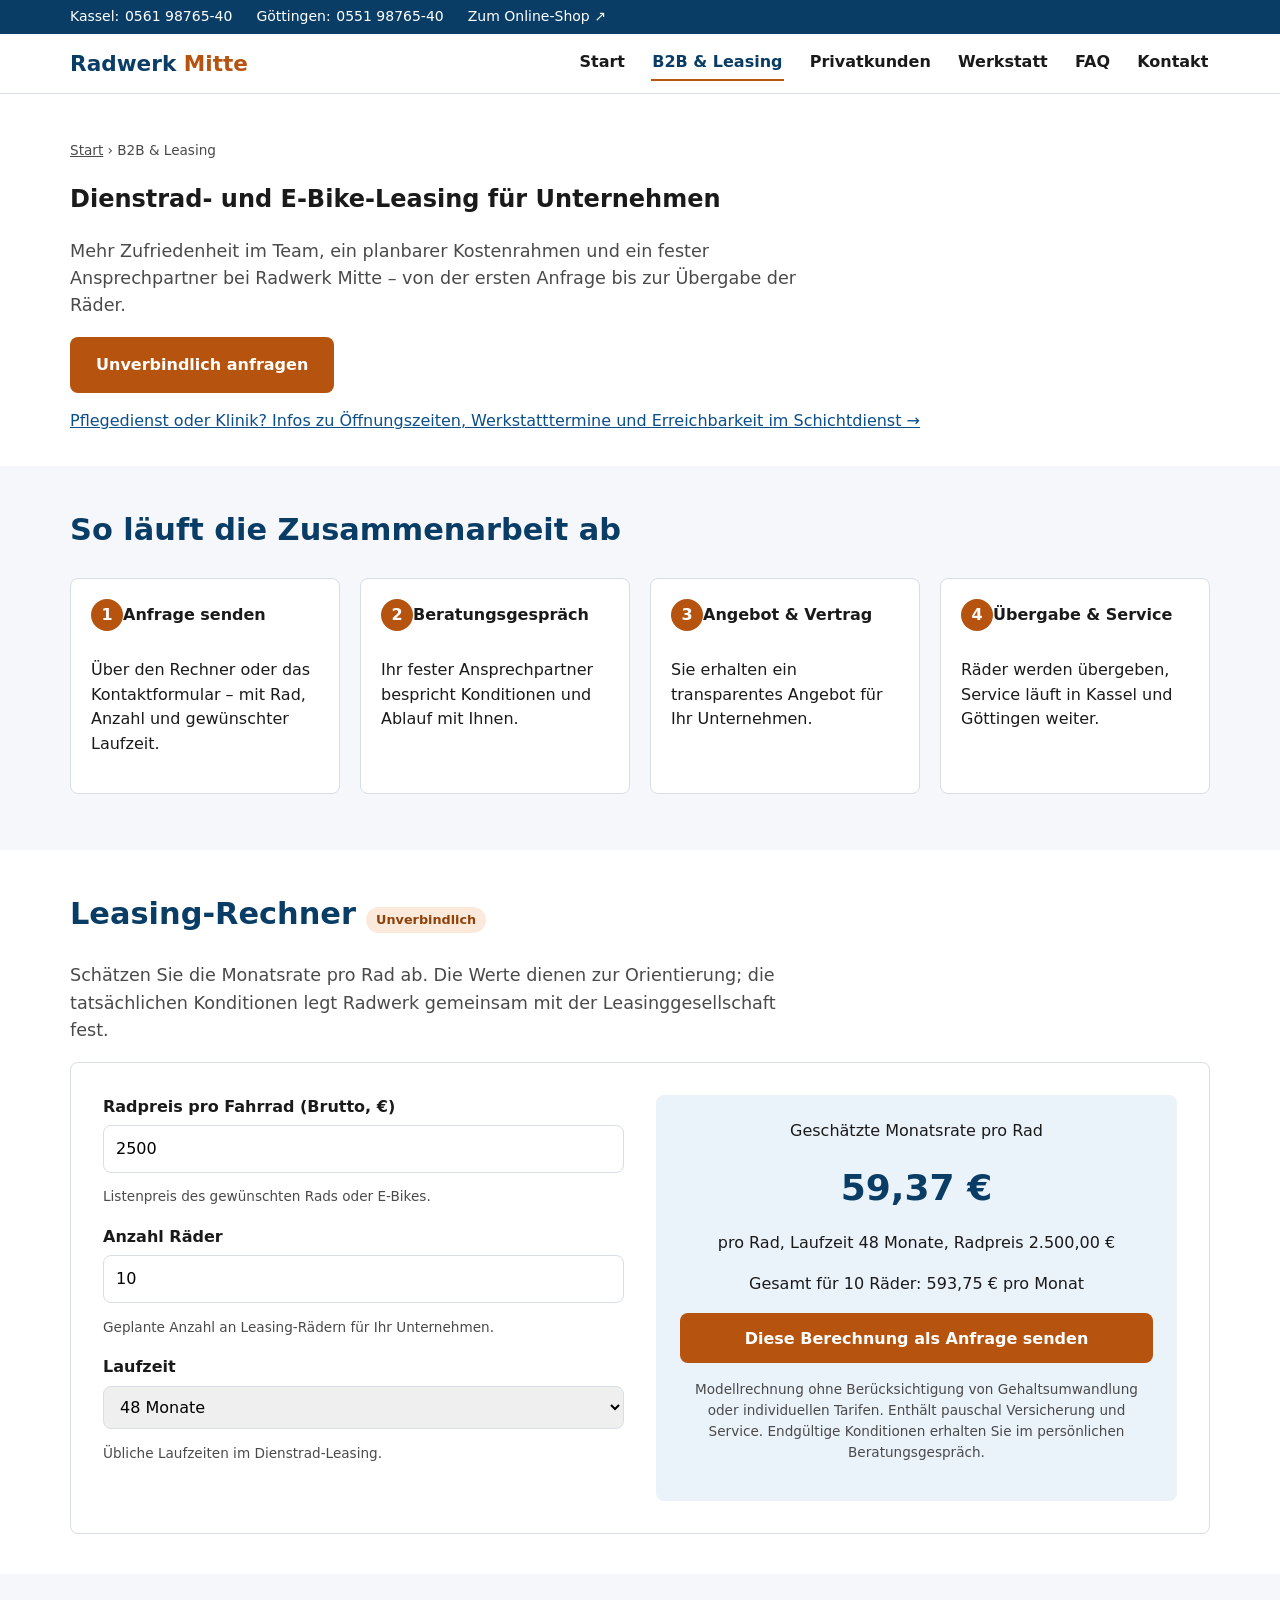
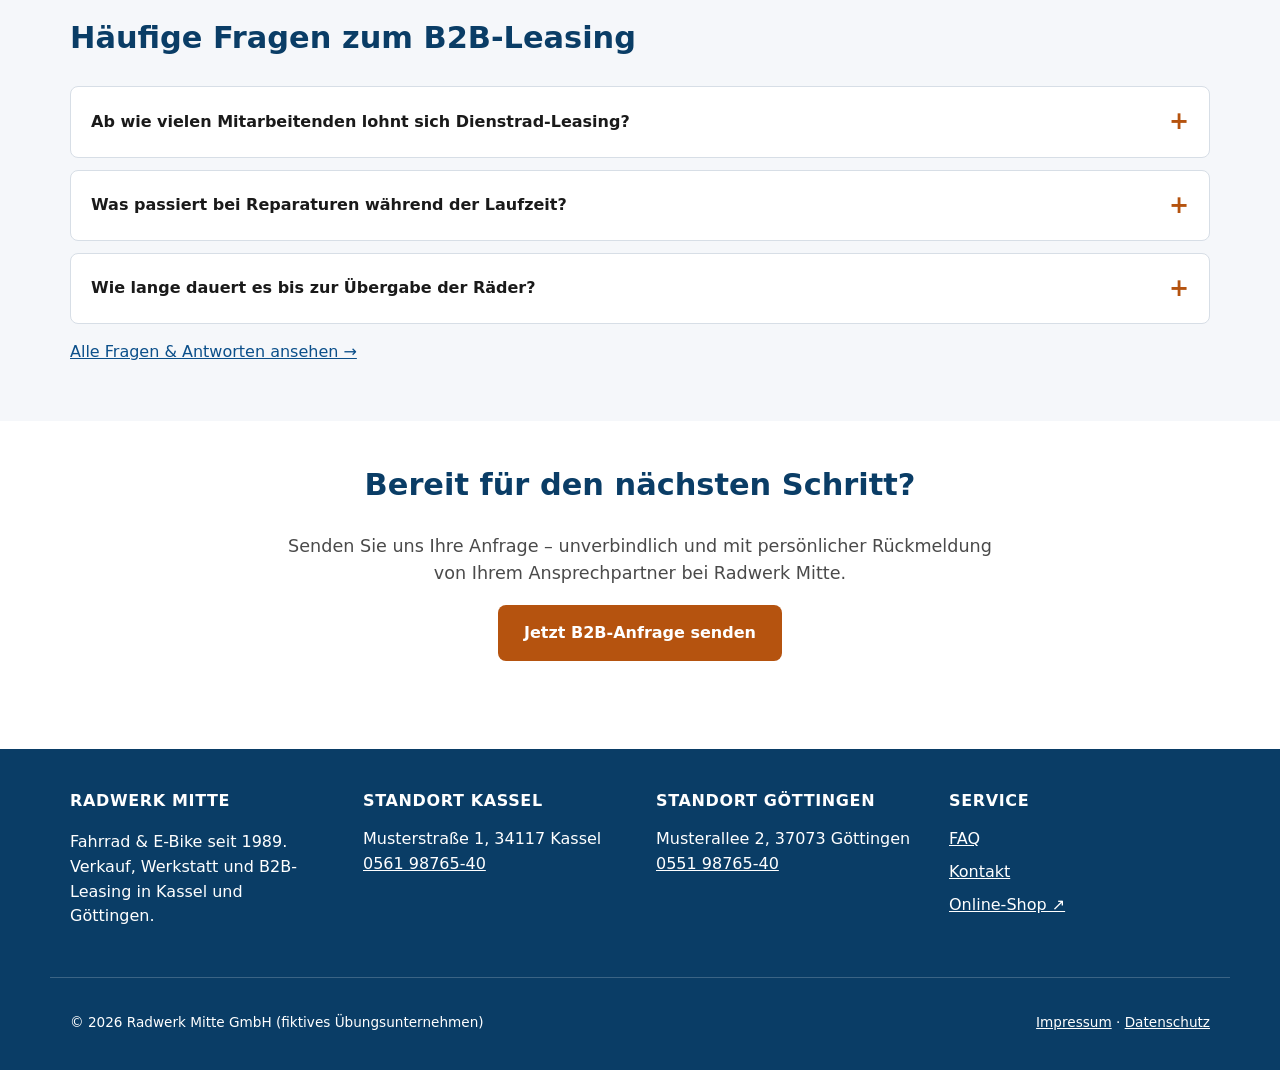
<file: leasing-b2b.html>
<!doctype html>
<html lang="de">
<head>
  <meta charset="utf-8">
  <meta name="viewport" content="width=device-width, initial-scale=1">
  <title>Dienstrad- &amp; E-Bike-Leasing für Unternehmen – Radwerk Mitte</title>
  <meta name="description" content="Dienstrad-Leasing für Unternehmen: Monatsrate berechnen, Ablauf verstehen, unverbindlich anfragen. Radwerk Mitte begleitet Sie von der Beratung bis zur Übergabe.">
  <link rel="stylesheet" href="assets/css/styles.css">
</head>
<body>
  <a class="skip-link" href="#main-content">Zum Inhalt springen</a>

  <header class="site-header">
    <div class="top-bar">
      <div class="container">
        <span class="standort">Kassel: <a href="tel:+495619876540">0561 98765-40</a></span>
        <span class="standort">Göttingen: <a href="tel:+495519876540">0551 98765-40</a></span>
        <a href="https://shop.radwerk-mitte-beispiel.de" target="_blank" rel="noopener">Zum Online-Shop ↗</a>
      </div>
    </div>
    <div class="container main-nav-wrapper">
      <a href="index.html" class="logo">Radwerk <span>Mitte</span></a>
      <button class="nav-toggle" type="button" aria-expanded="false" aria-controls="main-nav">
        <span aria-hidden="true">☰</span> Menü
      </button>
      <nav class="main-nav" id="main-nav" aria-label="Hauptnavigation">
        <ul>
          <li><a href="index.html">Start</a></li>
          <li><a href="leasing-b2b.html" aria-current="page">B2B &amp; Leasing</a></li>
          <li><a href="privatkunden.html">Privatkunden</a></li>
          <li><a href="werkstatt.html">Werkstatt</a></li>
          <li><a href="faq.html">FAQ</a></li>
          <li><a href="kontakt.html">Kontakt</a></li>
        </ul>
      </nav>
    </div>
  </header>

  <main id="main-content">
    <section class="page-intro">
      <div class="container">
        <p class="breadcrumb"><a href="index.html">Start</a> › B2B &amp; Leasing</p>
        <h1>Dienstrad- und E&#8209;Bike-Leasing für Unternehmen</h1>
        <p class="lead">Mehr Zufriedenheit im Team, ein planbarer Kostenrahmen und ein fester Ansprechpartner bei Radwerk Mitte – von der ersten Anfrage bis zur Übergabe der Räder.</p>
        <a class="btn btn-primary" href="kontakt.html?anfrageart=b2b-leasing#kontaktformular">Unverbindlich anfragen</a>
        <p class="text-muted" style="margin-top:1rem"><a href="pflegedienst.html">Pflegedienst oder Klinik? Infos zu Öffnungszeiten, Werkstatttermine und Erreichbarkeit im Schichtdienst →</a></p>
      </div>
    </section>

    <section class="section-alt">
      <div class="container">
        <h2 class="section-title">So läuft die Zusammenarbeit ab</h2>
        <ol class="steps">
          <li><strong>Anfrage senden</strong><p>Über den Rechner oder das Kontaktformular – mit Rad, Anzahl und gewünschter Laufzeit.</p></li>
          <li><strong>Beratungsgespräch</strong><p>Ihr fester Ansprechpartner bespricht Konditionen und Ablauf mit Ihnen.</p></li>
          <li><strong>Angebot &amp; Vertrag</strong><p>Sie erhalten ein transparentes Angebot für Ihr Unternehmen.</p></li>
          <li><strong>Übergabe &amp; Service</strong><p>Räder werden übergeben, Service läuft in Kassel und Göttingen weiter.</p></li>
        </ol>
      </div>
    </section>

    <section id="rechner">
      <div class="container">
        <h2 class="section-title">Leasing-Rechner <span class="badge-unverbindlich">Unverbindlich</span></h2>
        <p class="lead">Schätzen Sie die Monatsrate pro Rad ab. Die Werte dienen zur Orientierung; die tatsächlichen Konditionen legt Radwerk gemeinsam mit der Leasinggesellschaft fest.</p>

        <form class="calculator" id="leasing-calc">
          <div>
            <div class="calc-field">
              <label for="calc-price">Radpreis pro Fahrrad (Brutto, €)</label>
              <input type="number" id="calc-price" name="radpreis" min="300" max="15000" step="50" value="2500" inputmode="numeric">
              <p class="hint">Listenpreis des gewünschten Rads oder E-Bikes.</p>
            </div>
            <div class="calc-field">
              <label for="calc-count">Anzahl Räder</label>
              <input type="number" id="calc-count" name="anzahl" min="1" max="500" step="1" value="10" inputmode="numeric">
              <p class="hint">Geplante Anzahl an Leasing-Rädern für Ihr Unternehmen.</p>
            </div>
            <div class="calc-field">
              <label for="calc-duration">Laufzeit</label>
              <select id="calc-duration" name="laufzeit">
                <option value="36">36 Monate</option>
                <option value="48" selected>48 Monate</option>
                <option value="60">60 Monate</option>
              </select>
              <p class="hint">Übliche Laufzeiten im Dienstrad-Leasing.</p>
            </div>
          </div>

          <div class="calc-result">
            <p class="mt-0">Geschätzte Monatsrate pro Rad</p>
            <p class="rate" id="calc-result-value" aria-live="polite">0,00 €</p>
            <p id="calc-result-summary"></p>
            <p id="calc-result-total" aria-live="polite"></p>
            <button type="button" class="btn btn-primary btn-block" id="calc-to-inquiry">Diese Berechnung als Anfrage senden</button>
            <p class="calc-disclaimer">Modellrechnung ohne Berücksichtigung von Gehaltsumwandlung oder individuellen Tarifen. Enthält pauschal Versicherung und Service. Endgültige Konditionen erhalten Sie im persönlichen Beratungsgespräch.</p>
          </div>
        </form>
      </div>
    </section>

    <section class="section-alt">
      <div class="container">
        <h2 class="section-title">Häufige Fragen zum B2B-Leasing</h2>
        <div class="faq-item-wrapper">
          <details class="faq-item">
            <summary>Ab wie vielen Mitarbeitenden lohnt sich Dienstrad-Leasing?</summary>
            <div class="faq-body">Es gibt keine feste Untergrenze. Wir beraten sowohl kleinere Teams als auch Unternehmen mit mehreren hundert Beschäftigten individuell.</div>
          </details>
          <details class="faq-item">
            <summary>Was passiert bei Reparaturen während der Laufzeit?</summary>
            <div class="faq-body">Service und Reparaturen laufen über unsere Werkstätten in Kassel und Göttingen. Details zum Umfang klären wir im Beratungsgespräch.</div>
          </details>
          <details class="faq-item">
            <summary>Wie lange dauert es bis zur Übergabe der Räder?</summary>
            <div class="faq-body">Das hängt von Stückzahl und Verfügbarkeit ab. Nach dem Beratungsgespräch nennen wir Ihnen einen verbindlichen Zeitrahmen.</div>
          </details>
        </div>
        <p><a href="faq.html">Alle Fragen &amp; Antworten ansehen →</a></p>
      </div>
    </section>

    <section>
      <div class="container text-center">
        <h2 class="section-title">Bereit für den nächsten Schritt?</h2>
        <p class="lead" style="margin-inline:auto">Senden Sie uns Ihre Anfrage – unverbindlich und mit persönlicher Rückmeldung von Ihrem Ansprechpartner bei Radwerk Mitte.</p>
        <a class="btn btn-primary" href="kontakt.html?anfrageart=b2b-leasing#kontaktformular">Jetzt B2B-Anfrage senden</a>
      </div>
    </section>
  </main>

  <footer class="site-footer">
    <div class="container footer-grid">
      <div>
        <h2>Radwerk Mitte</h2>
        <p>Fahrrad &amp; E-Bike seit 1989. Verkauf, Werkstatt und B2B-Leasing in Kassel und Göttingen.</p>
      </div>
      <div>
        <h2>Standort Kassel</h2>
        <address style="font-style: normal">
          Musterstraße 1, 34117 Kassel<br>
          <a href="tel:+495619876540">0561 98765-40</a>
        </address>
      </div>
      <div>
        <h2>Standort Göttingen</h2>
        <address style="font-style: normal">
          Musterallee 2, 37073 Göttingen<br>
          <a href="tel:+495519876540">0551 98765-40</a>
        </address>
      </div>
      <div>
        <h2>Service</h2>
        <ul>
          <li><a href="faq.html">FAQ</a></li>
          <li><a href="kontakt.html">Kontakt</a></li>
          <li><a href="https://shop.radwerk-mitte-beispiel.de" target="_blank" rel="noopener">Online-Shop ↗</a></li>
        </ul>
      </div>
    </div>
    <div class="container footer-bottom">
      <p>© 2026 Radwerk Mitte GmbH (fiktives Übungsunternehmen)</p>
      <p><a href="impressum.html">Impressum</a> · <a href="datenschutz.html">Datenschutz</a></p>
    </div>
  </footer>

  <script src="assets/js/main.js"></script>
</body>
</html>
</file>
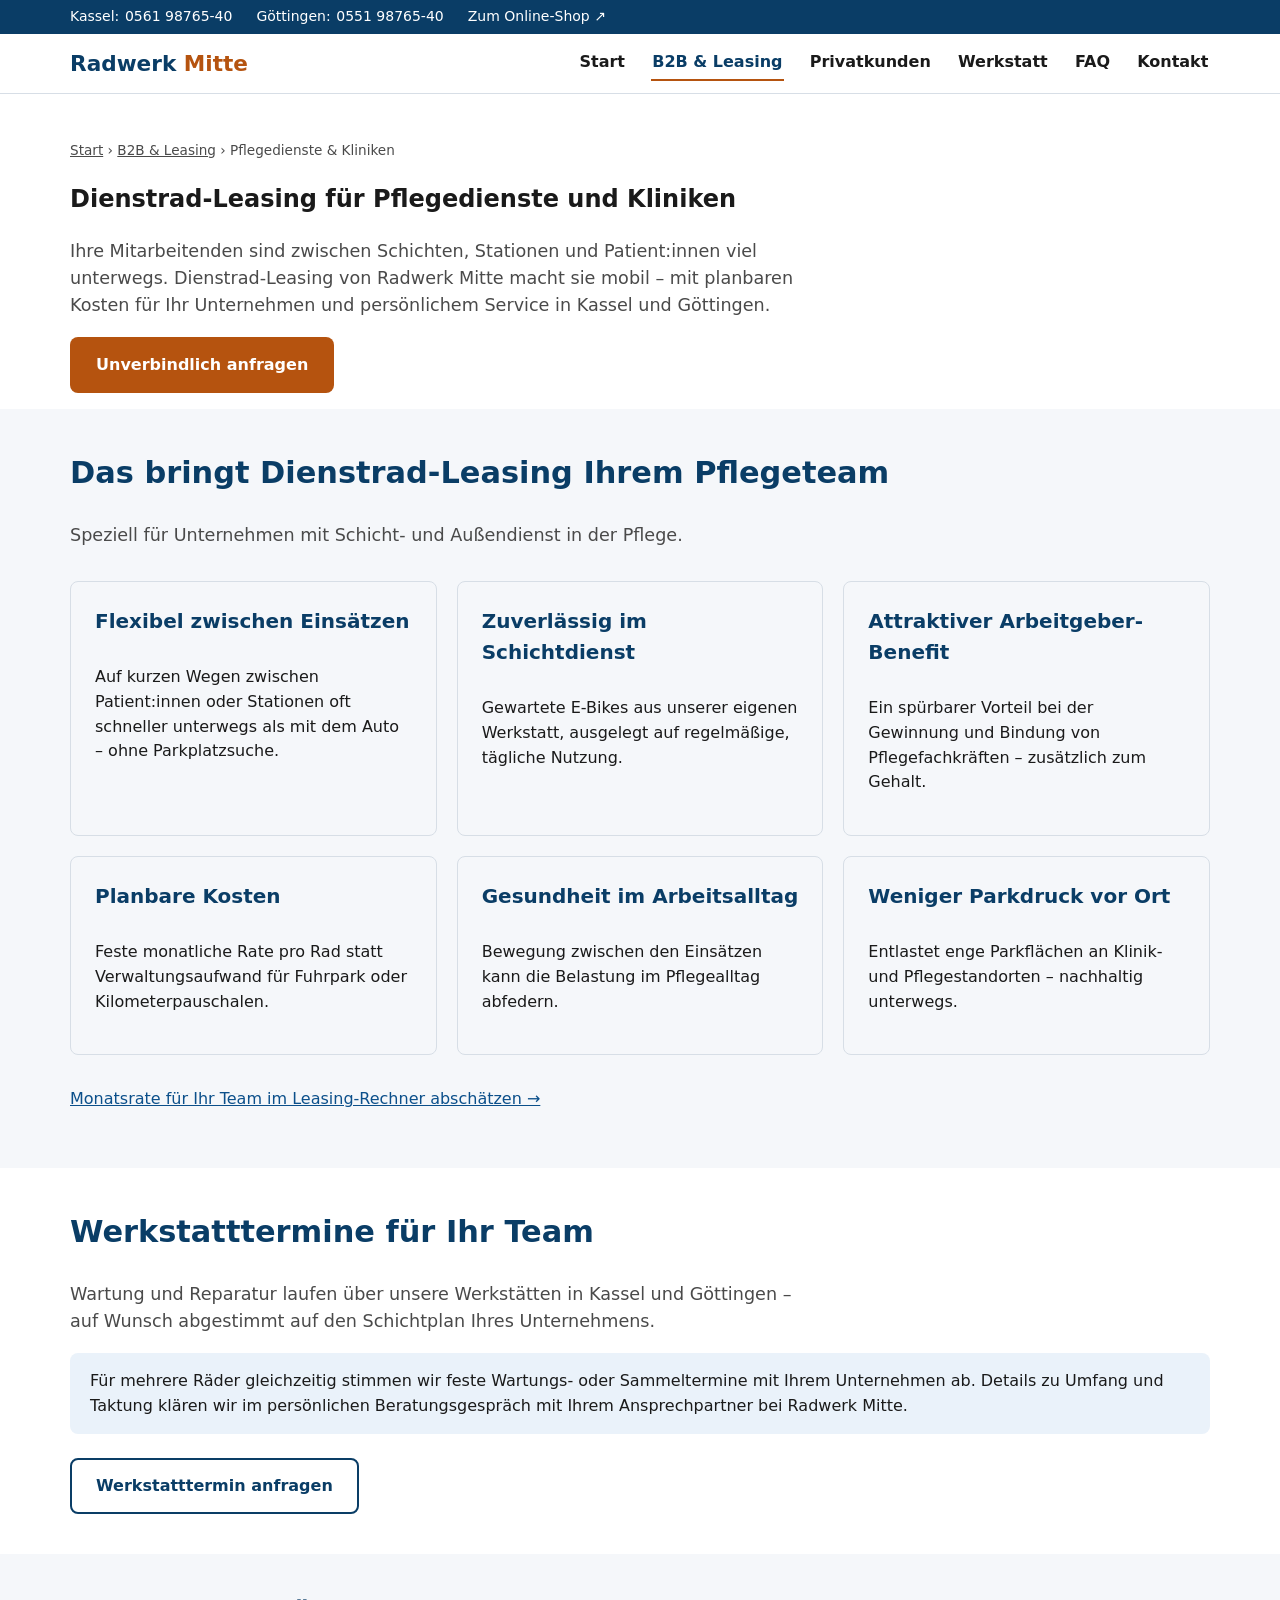
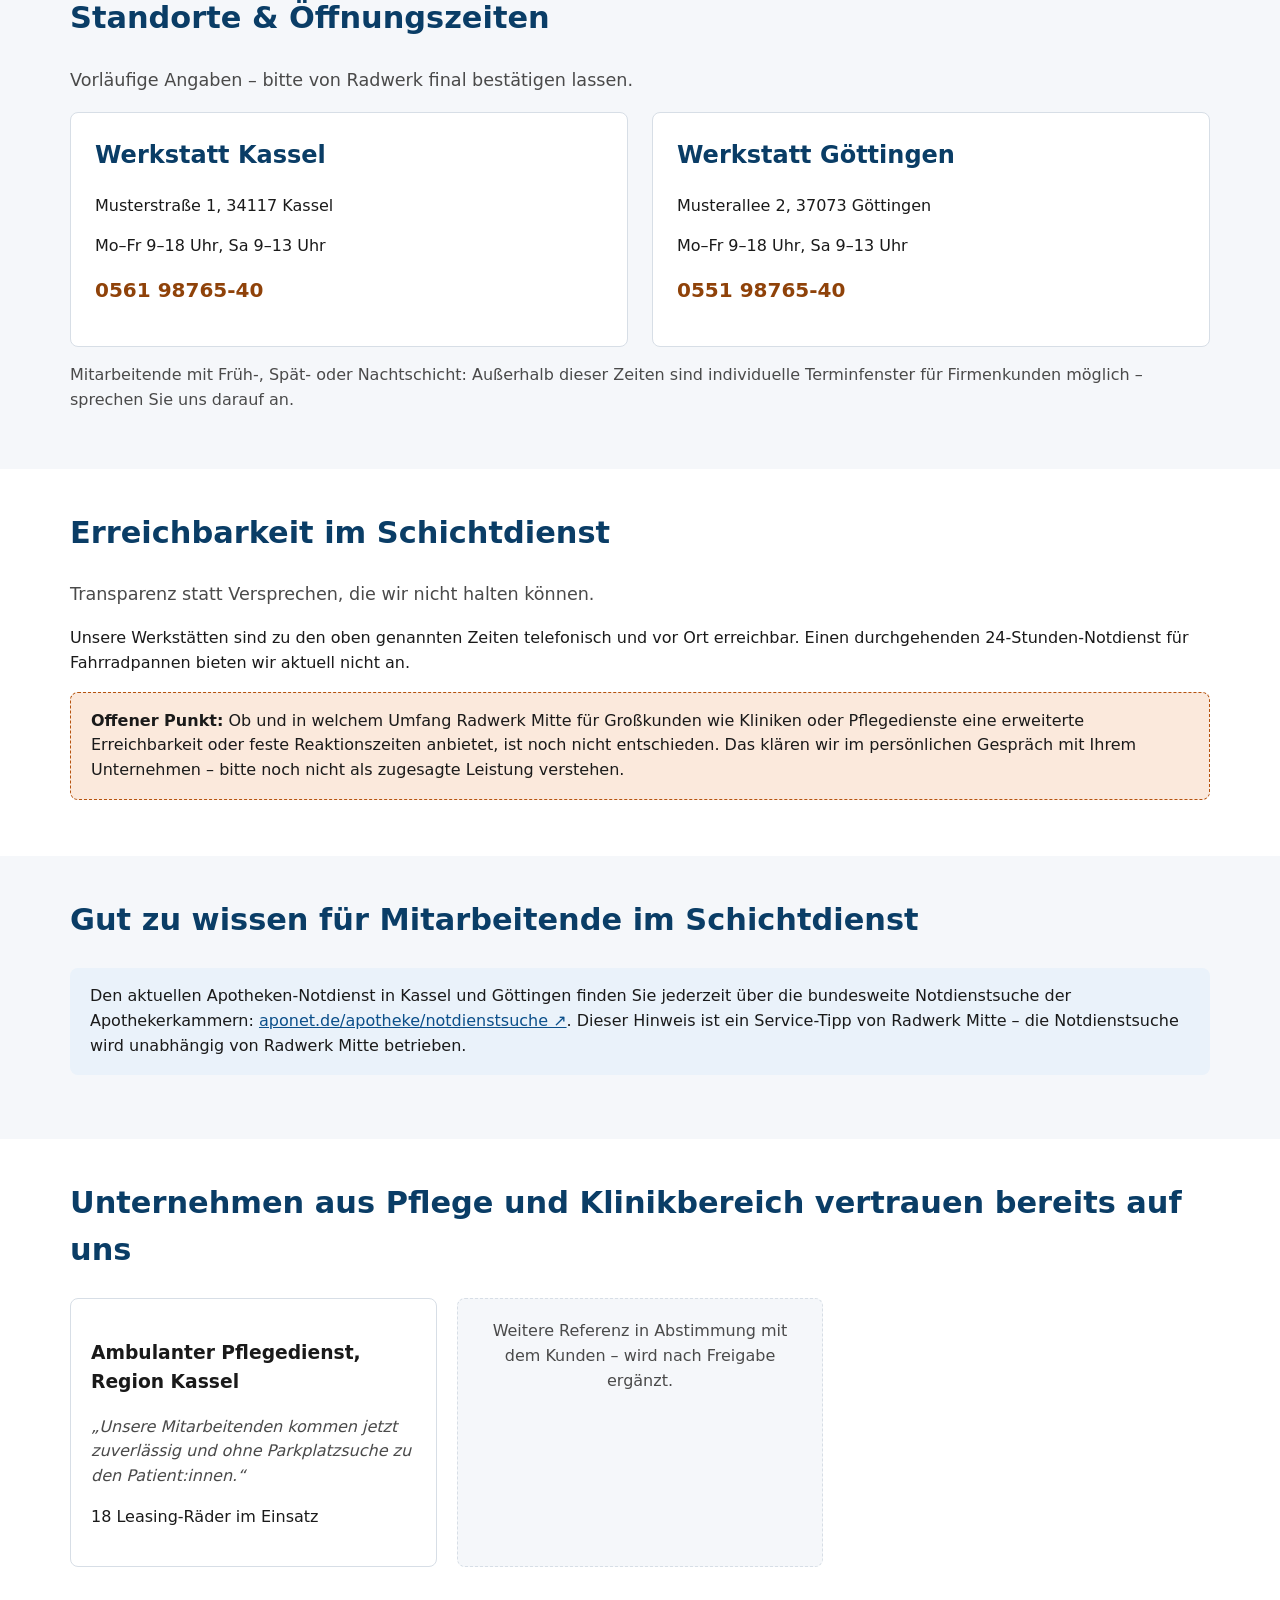
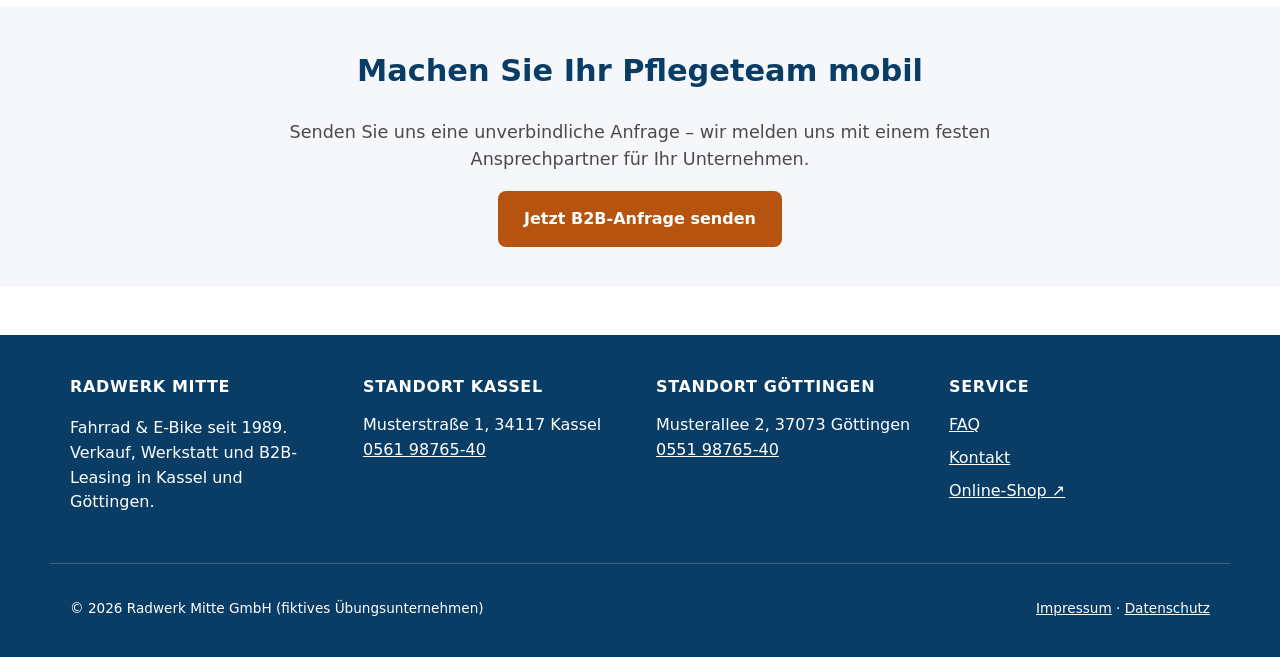
<file: pflegedienst.html>
<!doctype html>
<html lang="de">
<head>
  <meta charset="utf-8">
  <meta name="viewport" content="width=device-width, initial-scale=1">
  <title>Dienstrad-Leasing für Pflegedienste &amp; Kliniken – Radwerk Mitte</title>
  <meta name="description" content="Dienstrad- und E-Bike-Leasing für Pflegedienste und Kliniken: Öffnungszeiten, Werkstatttermine, Erreichbarkeit im Schichtdienst und die Vorteile für Ihr Pflegeteam – unverbindlich anfragen.">
  <link rel="stylesheet" href="assets/css/styles.css">
</head>
<body>
  <a class="skip-link" href="#main-content">Zum Inhalt springen</a>

  <header class="site-header">
    <div class="top-bar">
      <div class="container">
        <span class="standort">Kassel: <a href="tel:+495619876540">0561 98765-40</a></span>
        <span class="standort">Göttingen: <a href="tel:+495519876540">0551 98765-40</a></span>
        <a href="https://shop.radwerk-mitte-beispiel.de" target="_blank" rel="noopener">Zum Online-Shop ↗</a>
      </div>
    </div>
    <div class="container main-nav-wrapper">
      <a href="index.html" class="logo">Radwerk <span>Mitte</span></a>
      <button class="nav-toggle" type="button" aria-expanded="false" aria-controls="main-nav">
        <span aria-hidden="true">☰</span> Menü
      </button>
      <nav class="main-nav" id="main-nav" aria-label="Hauptnavigation">
        <ul>
          <li><a href="index.html">Start</a></li>
          <li><a href="leasing-b2b.html" aria-current="page">B2B &amp; Leasing</a></li>
          <li><a href="privatkunden.html">Privatkunden</a></li>
          <li><a href="werkstatt.html">Werkstatt</a></li>
          <li><a href="faq.html">FAQ</a></li>
          <li><a href="kontakt.html">Kontakt</a></li>
        </ul>
      </nav>
    </div>
  </header>

  <main id="main-content">
    <section class="page-intro">
      <div class="container">
        <p class="breadcrumb"><a href="index.html">Start</a> › <a href="leasing-b2b.html">B2B &amp; Leasing</a> › Pflegedienste &amp; Kliniken</p>
        <h1>Dienstrad-Leasing für Pflegedienste und Kliniken</h1>
        <p class="lead">Ihre Mitarbeitenden sind zwischen Schichten, Stationen und Patient:innen viel unterwegs. Dienstrad-Leasing von Radwerk Mitte macht sie mobil – mit planbaren Kosten für Ihr Unternehmen und persönlichem Service in Kassel und Göttingen.</p>
        <a class="btn btn-primary" href="kontakt.html?anfrageart=b2b-leasing#kontaktformular">Unverbindlich anfragen</a>
      </div>
    </section>

    <section class="section-alt">
      <div class="container">
        <h2 class="section-title">Das bringt Dienstrad-Leasing Ihrem Pflegeteam</h2>
        <p class="lead">Speziell für Unternehmen mit Schicht- und Außendienst in der Pflege.</p>
        <div class="audience-grid">
          <article class="audience-card">
            <h2>Flexibel zwischen Einsätzen</h2>
            <p>Auf kurzen Wegen zwischen Patient:innen oder Stationen oft schneller unterwegs als mit dem Auto – ohne Parkplatzsuche.</p>
          </article>
          <article class="audience-card">
            <h2>Zuverlässig im Schichtdienst</h2>
            <p>Gewartete E-Bikes aus unserer eigenen Werkstatt, ausgelegt auf regelmäßige, tägliche Nutzung.</p>
          </article>
          <article class="audience-card">
            <h2>Attraktiver Arbeitgeber-Benefit</h2>
            <p>Ein spürbarer Vorteil bei der Gewinnung und Bindung von Pflegefachkräften – zusätzlich zum Gehalt.</p>
          </article>
          <article class="audience-card">
            <h2>Planbare Kosten</h2>
            <p>Feste monatliche Rate pro Rad statt Verwaltungsaufwand für Fuhrpark oder Kilometerpauschalen.</p>
          </article>
          <article class="audience-card">
            <h2>Gesundheit im Arbeitsalltag</h2>
            <p>Bewegung zwischen den Einsätzen kann die Belastung im Pflegealltag abfedern.</p>
          </article>
          <article class="audience-card">
            <h2>Weniger Parkdruck vor Ort</h2>
            <p>Entlastet enge Parkflächen an Klinik- und Pflegestandorten – nachhaltig unterwegs.</p>
          </article>
        </div>
        <p><a href="leasing-b2b.html#rechner">Monatsrate für Ihr Team im Leasing-Rechner abschätzen →</a></p>
      </div>
    </section>

    <section>
      <div class="container">
        <h2 class="section-title">Werkstatttermine für Ihr Team</h2>
        <p class="lead">Wartung und Reparatur laufen über unsere Werkstätten in Kassel und Göttingen – auf Wunsch abgestimmt auf den Schichtplan Ihres Unternehmens.</p>
        <div class="form-note">
          Für mehrere Räder gleichzeitig stimmen wir feste Wartungs- oder Sammeltermine mit Ihrem Unternehmen ab. Details zu Umfang und Taktung klären wir im persönlichen Beratungsgespräch mit Ihrem Ansprechpartner bei Radwerk Mitte.
        </div>
        <a class="btn btn-secondary" href="kontakt.html?anfrageart=werkstatt-termin#kontaktformular">Werkstatttermin anfragen</a>
      </div>
    </section>

    <section class="section-alt">
      <div class="container">
        <h2 class="section-title">Standorte &amp; Öffnungszeiten</h2>
        <p class="lead">Vorläufige Angaben – bitte von Radwerk final bestätigen lassen.</p>
        <div class="standorte-grid">
          <div class="standort-card">
            <h2>Werkstatt Kassel</h2>
            <p>Musterstraße 1, 34117 Kassel</p>
            <p>Mo–Fr 9–18 Uhr, Sa 9–13 Uhr</p>
            <p><a class="phone" href="tel:+495619876540">0561 98765-40</a></p>
          </div>
          <div class="standort-card">
            <h2>Werkstatt Göttingen</h2>
            <p>Musterallee 2, 37073 Göttingen</p>
            <p>Mo–Fr 9–18 Uhr, Sa 9–13 Uhr</p>
            <p><a class="phone" href="tel:+495519876540">0551 98765-40</a></p>
          </div>
        </div>
        <p class="text-muted" style="margin-top:1rem">Mitarbeitende mit Früh-, Spät- oder Nachtschicht: Außerhalb dieser Zeiten sind individuelle Terminfenster für Firmenkunden möglich – sprechen Sie uns darauf an.</p>
      </div>
    </section>

    <section>
      <div class="container">
        <h2 class="section-title">Erreichbarkeit im Schichtdienst</h2>
        <p class="lead">Transparenz statt Versprechen, die wir nicht halten können.</p>
        <p>Unsere Werkstätten sind zu den oben genannten Zeiten telefonisch und vor Ort erreichbar. Einen durchgehenden 24-Stunden-Notdienst für Fahrradpannen bieten wir aktuell nicht an.</p>
        <div class="notice-offen">
          <strong>Offener Punkt:</strong> Ob und in welchem Umfang Radwerk Mitte für Großkunden wie Kliniken oder Pflegedienste eine erweiterte Erreichbarkeit oder feste Reaktionszeiten anbietet, ist noch nicht entschieden. Das klären wir im persönlichen Gespräch mit Ihrem Unternehmen – bitte noch nicht als zugesagte Leistung verstehen.
        </div>
      </div>
    </section>

    <section class="section-alt">
      <div class="container">
        <h2 class="section-title">Gut zu wissen für Mitarbeitende im Schichtdienst</h2>
        <div class="form-note">
          Den aktuellen Apotheken-Notdienst in Kassel und Göttingen finden Sie jederzeit über die bundesweite Notdienstsuche der Apothekerkammern: <a href="https://www.aponet.de/apotheke/notdienstsuche" target="_blank" rel="noopener">aponet.de/apotheke/notdienstsuche ↗</a>. Dieser Hinweis ist ein Service-Tipp von Radwerk Mitte – die Notdienstsuche wird unabhängig von Radwerk Mitte betrieben.
        </div>
      </div>
    </section>

    <section>
      <div class="container">
        <h2 class="section-title">Unternehmen aus Pflege und Klinikbereich vertrauen bereits auf uns</h2>
        <div class="ref-grid">
          <article class="ref-card">
            <h3>Ambulanter Pflegedienst, Region Kassel</h3>
            <p class="quote">„Unsere Mitarbeitenden kommen jetzt zuverlässig und ohne Parkplatzsuche zu den Patient:innen.“</p>
            <p>18 Leasing-Räder im Einsatz</p>
          </article>
          <div class="ref-placeholder">
            Weitere Referenz in Abstimmung mit dem Kunden – wird nach Freigabe ergänzt.
          </div>
        </div>
      </div>
    </section>

    <section class="section-alt">
      <div class="container text-center">
        <h2 class="section-title">Machen Sie Ihr Pflegeteam mobil</h2>
        <p class="lead" style="margin-inline:auto">Senden Sie uns eine unverbindliche Anfrage – wir melden uns mit einem festen Ansprechpartner für Ihr Unternehmen.</p>
        <a class="btn btn-primary" href="kontakt.html?anfrageart=b2b-leasing#kontaktformular">Jetzt B2B-Anfrage senden</a>
      </div>
    </section>
  </main>

  <footer class="site-footer">
    <div class="container footer-grid">
      <div>
        <h2>Radwerk Mitte</h2>
        <p>Fahrrad &amp; E-Bike seit 1989. Verkauf, Werkstatt und B2B-Leasing in Kassel und Göttingen.</p>
      </div>
      <div>
        <h2>Standort Kassel</h2>
        <address style="font-style: normal">
          Musterstraße 1, 34117 Kassel<br>
          <a href="tel:+495619876540">0561 98765-40</a>
        </address>
      </div>
      <div>
        <h2>Standort Göttingen</h2>
        <address style="font-style: normal">
          Musterallee 2, 37073 Göttingen<br>
          <a href="tel:+495519876540">0551 98765-40</a>
        </address>
      </div>
      <div>
        <h2>Service</h2>
        <ul>
          <li><a href="faq.html">FAQ</a></li>
          <li><a href="kontakt.html">Kontakt</a></li>
          <li><a href="https://shop.radwerk-mitte-beispiel.de" target="_blank" rel="noopener">Online-Shop ↗</a></li>
        </ul>
      </div>
    </div>
    <div class="container footer-bottom">
      <p>© 2026 Radwerk Mitte GmbH (fiktives Übungsunternehmen)</p>
      <p><a href="impressum.html">Impressum</a> · <a href="datenschutz.html">Datenschutz</a></p>
    </div>
  </footer>

  <script src="assets/js/main.js"></script>
</body>
</html>
</file>
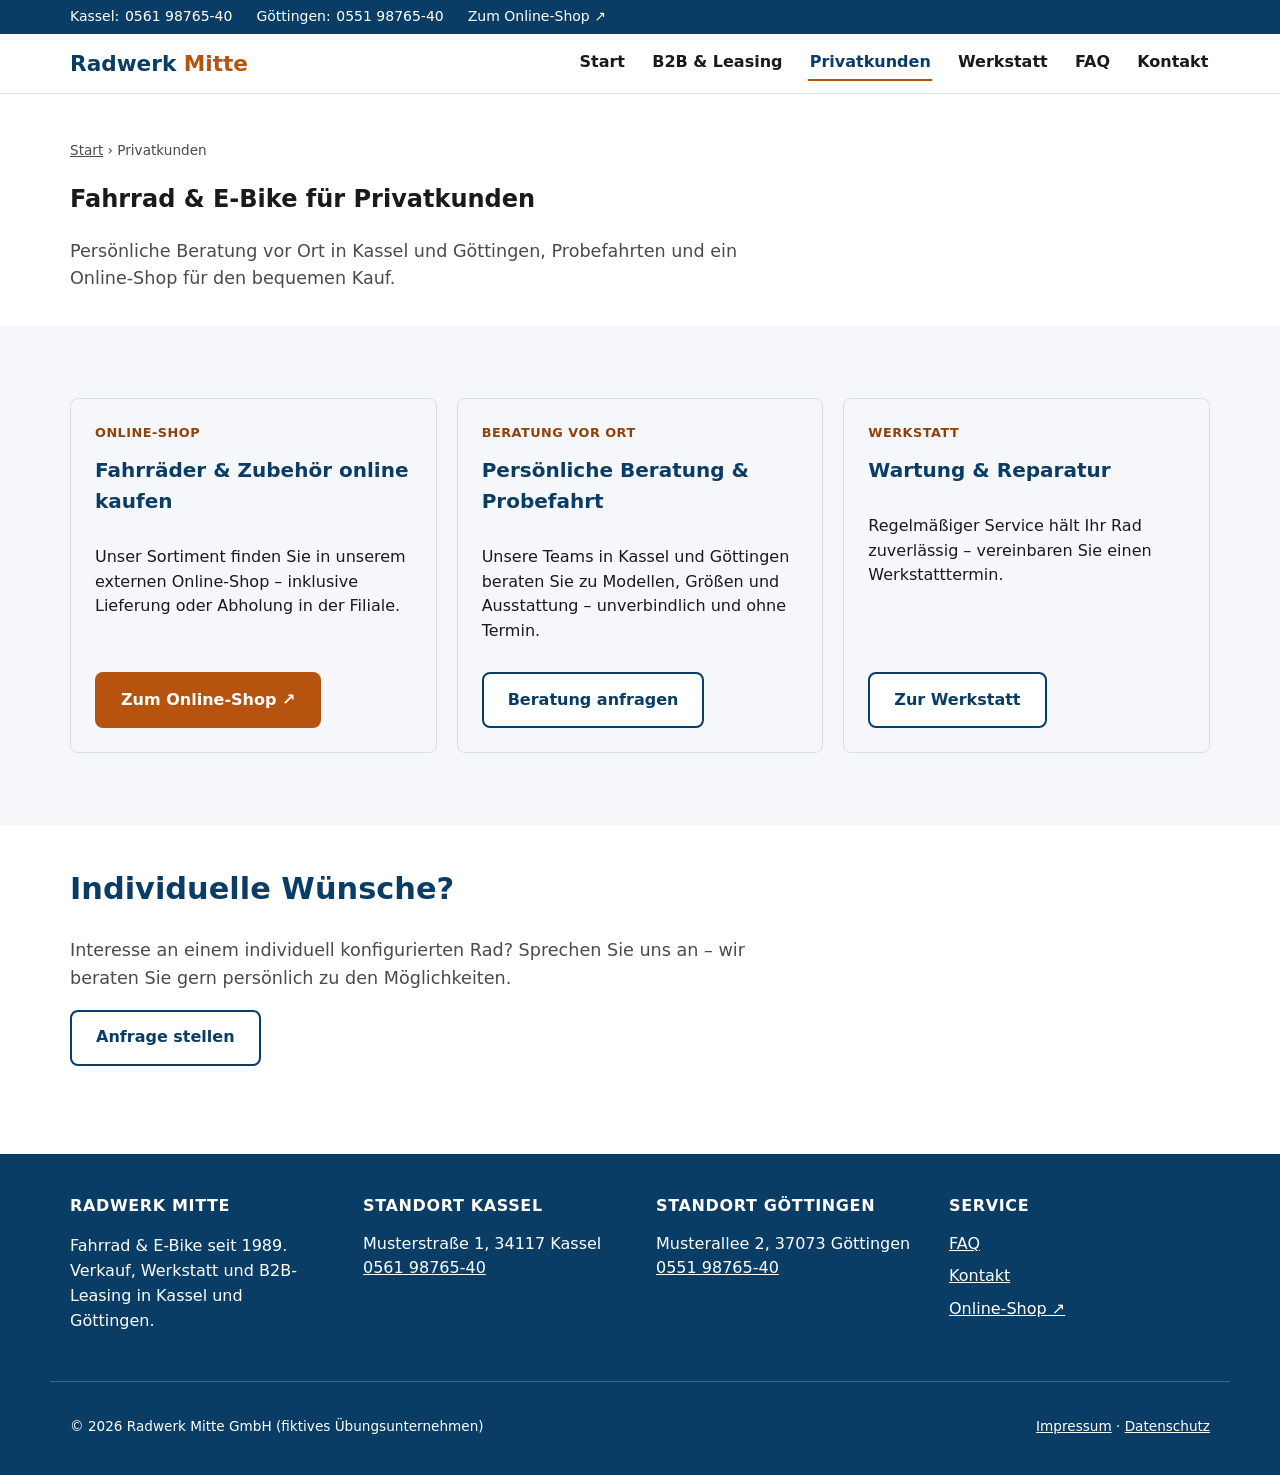
<file: privatkunden.html>
<!doctype html>
<html lang="de">
<head>
  <meta charset="utf-8">
  <meta name="viewport" content="width=device-width, initial-scale=1">
  <title>Fahrrad &amp; E-Bike für Privatkunden – Radwerk Mitte</title>
  <meta name="description" content="Beratung, Probefahrt und Online-Shop für Privatkunden bei Radwerk Mitte in Kassel und Göttingen.">
  <link rel="stylesheet" href="assets/css/styles.css">
</head>
<body>
  <a class="skip-link" href="#main-content">Zum Inhalt springen</a>

  <header class="site-header">
    <div class="top-bar">
      <div class="container">
        <span class="standort">Kassel: <a href="tel:+495619876540">0561 98765-40</a></span>
        <span class="standort">Göttingen: <a href="tel:+495519876540">0551 98765-40</a></span>
        <a href="https://shop.radwerk-mitte-beispiel.de" target="_blank" rel="noopener">Zum Online-Shop ↗</a>
      </div>
    </div>
    <div class="container main-nav-wrapper">
      <a href="index.html" class="logo">Radwerk <span>Mitte</span></a>
      <button class="nav-toggle" type="button" aria-expanded="false" aria-controls="main-nav">
        <span aria-hidden="true">☰</span> Menü
      </button>
      <nav class="main-nav" id="main-nav" aria-label="Hauptnavigation">
        <ul>
          <li><a href="index.html">Start</a></li>
          <li><a href="leasing-b2b.html">B2B &amp; Leasing</a></li>
          <li><a href="privatkunden.html" aria-current="page">Privatkunden</a></li>
          <li><a href="werkstatt.html">Werkstatt</a></li>
          <li><a href="faq.html">FAQ</a></li>
          <li><a href="kontakt.html">Kontakt</a></li>
        </ul>
      </nav>
    </div>
  </header>

  <main id="main-content">
    <section class="page-intro">
      <div class="container">
        <p class="breadcrumb"><a href="index.html">Start</a> › Privatkunden</p>
        <h1>Fahrrad &amp; E&#8209;Bike für Privatkunden</h1>
        <p class="lead">Persönliche Beratung vor Ort in Kassel und Göttingen, Probefahrten und ein Online-Shop für den bequemen Kauf.</p>
      </div>
    </section>

    <section class="section-alt">
      <div class="container">
        <div class="audience-grid">
          <article class="audience-card">
            <span class="tag">Online-Shop</span>
            <h2>Fahrräder &amp; Zubehör online kaufen</h2>
            <p>Unser Sortiment finden Sie in unserem externen Online-Shop – inklusive Lieferung oder Abholung in der Filiale.</p>
            <a class="btn btn-primary" href="https://shop.radwerk-mitte-beispiel.de" target="_blank" rel="noopener">Zum Online-Shop ↗</a>
          </article>
          <article class="audience-card">
            <span class="tag">Beratung vor Ort</span>
            <h2>Persönliche Beratung &amp; Probefahrt</h2>
            <p>Unsere Teams in Kassel und Göttingen beraten Sie zu Modellen, Größen und Ausstattung – unverbindlich und ohne Termin.</p>
            <a class="btn btn-secondary" href="kontakt.html?anfrageart=privatkunden-beratung#kontaktformular">Beratung anfragen</a>
          </article>
          <article class="audience-card">
            <span class="tag">Werkstatt</span>
            <h2>Wartung &amp; Reparatur</h2>
            <p>Regelmäßiger Service hält Ihr Rad zuverlässig – vereinbaren Sie einen Werkstatttermin.</p>
            <a class="btn btn-secondary" href="werkstatt.html">Zur Werkstatt</a>
          </article>
        </div>
      </div>
    </section>

    <section>
      <div class="container">
        <h2 class="section-title">Individuelle Wünsche?</h2>
        <p class="lead">Interesse an einem individuell konfigurierten Rad? Sprechen Sie uns an – wir beraten Sie gern persönlich zu den Möglichkeiten.</p>
        <a class="btn btn-secondary" href="kontakt.html?anfrageart=sonstiges#kontaktformular">Anfrage stellen</a>
      </div>
    </section>
  </main>

  <footer class="site-footer">
    <div class="container footer-grid">
      <div>
        <h2>Radwerk Mitte</h2>
        <p>Fahrrad &amp; E-Bike seit 1989. Verkauf, Werkstatt und B2B-Leasing in Kassel und Göttingen.</p>
      </div>
      <div>
        <h2>Standort Kassel</h2>
        <address style="font-style: normal">
          Musterstraße 1, 34117 Kassel<br>
          <a href="tel:+495619876540">0561 98765-40</a>
        </address>
      </div>
      <div>
        <h2>Standort Göttingen</h2>
        <address style="font-style: normal">
          Musterallee 2, 37073 Göttingen<br>
          <a href="tel:+495519876540">0551 98765-40</a>
        </address>
      </div>
      <div>
        <h2>Service</h2>
        <ul>
          <li><a href="faq.html">FAQ</a></li>
          <li><a href="kontakt.html">Kontakt</a></li>
          <li><a href="https://shop.radwerk-mitte-beispiel.de" target="_blank" rel="noopener">Online-Shop ↗</a></li>
        </ul>
      </div>
    </div>
    <div class="container footer-bottom">
      <p>© 2026 Radwerk Mitte GmbH (fiktives Übungsunternehmen)</p>
      <p><a href="impressum.html">Impressum</a> · <a href="datenschutz.html">Datenschutz</a></p>
    </div>
  </footer>

  <script src="assets/js/main.js"></script>
</body>
</html>
</file>
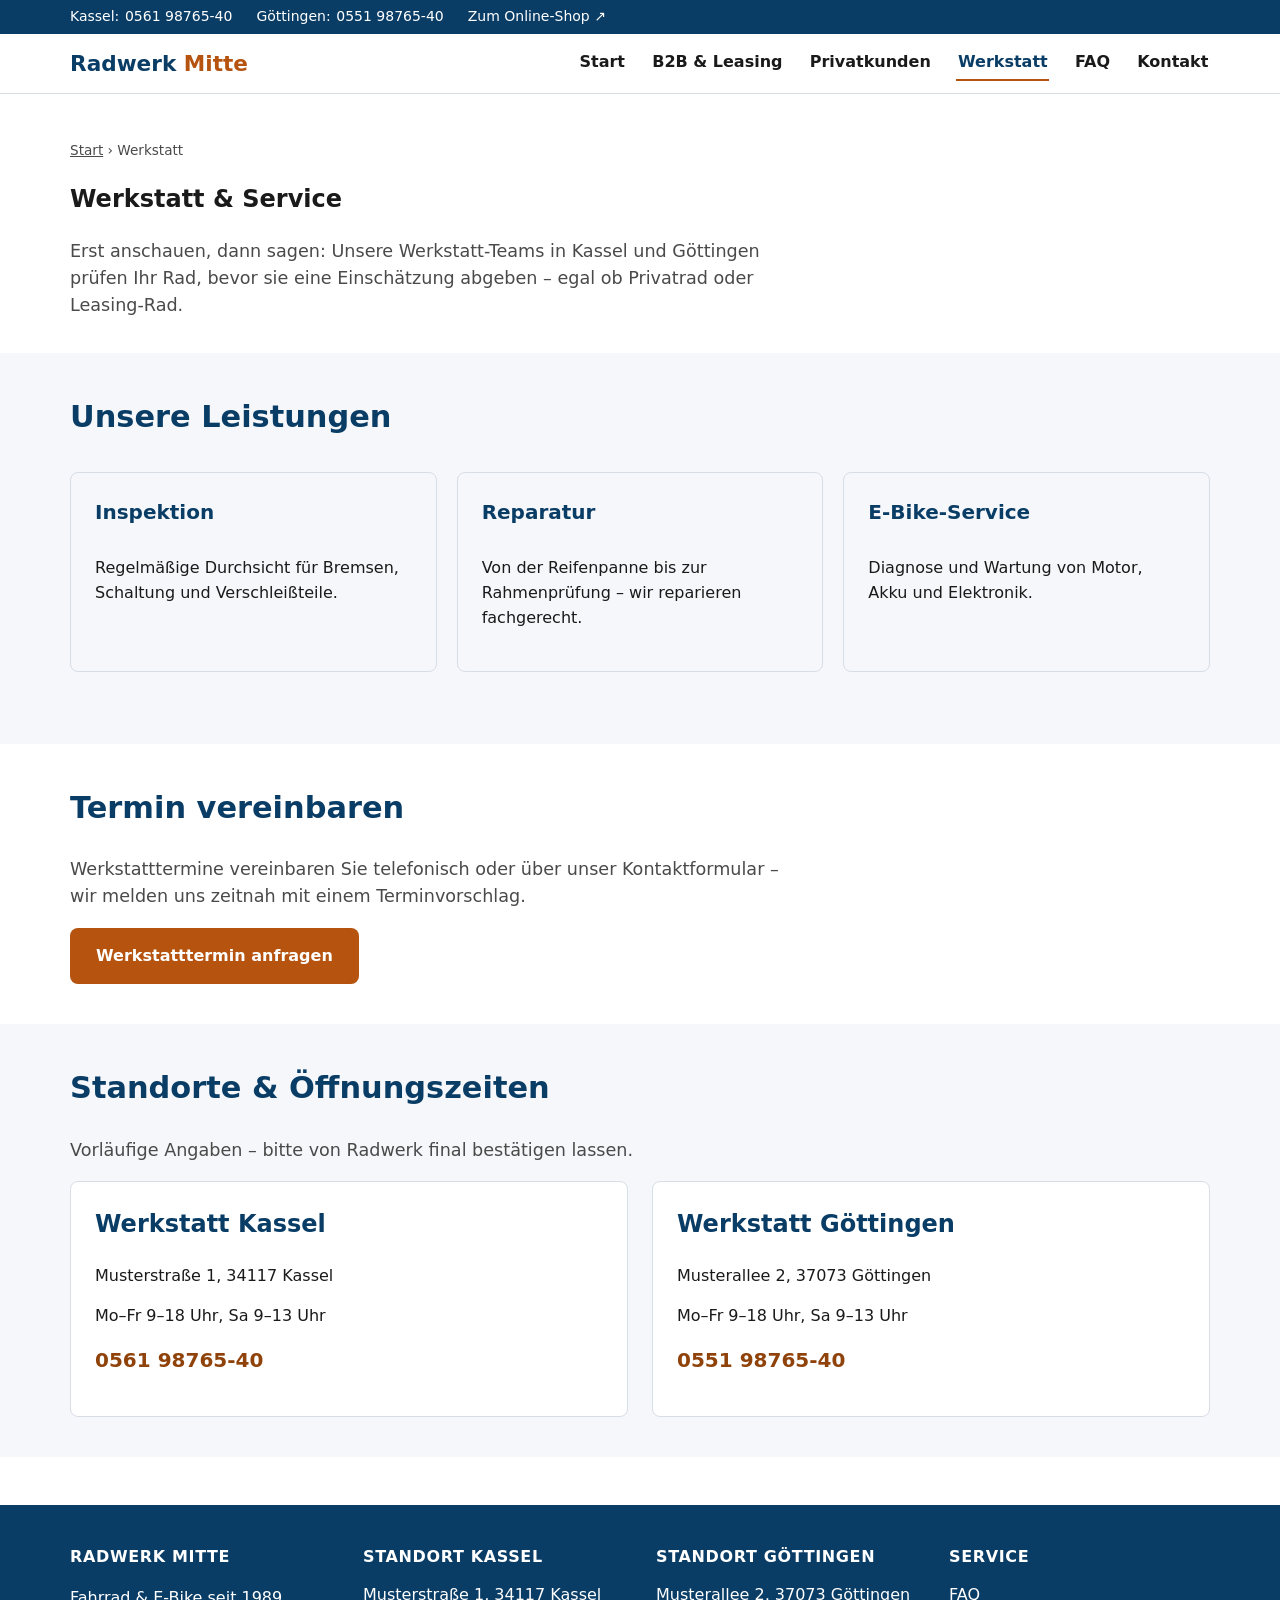
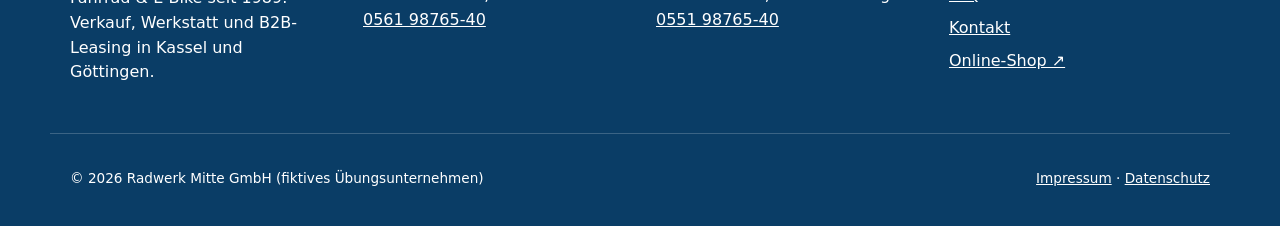
<file: werkstatt.html>
<!doctype html>
<html lang="de">
<head>
  <meta charset="utf-8">
  <meta name="viewport" content="width=device-width, initial-scale=1">
  <title>Werkstatt – Inspektion, Reparatur &amp; E-Bike-Service – Radwerk Mitte</title>
  <meta name="description" content="Werkstatt-Service von Radwerk Mitte in Kassel und Göttingen: Inspektion, Reparatur und E-Bike-Service für Privat- und Leasing-Räder.">
  <link rel="stylesheet" href="assets/css/styles.css">
</head>
<body>
  <a class="skip-link" href="#main-content">Zum Inhalt springen</a>

  <header class="site-header">
    <div class="top-bar">
      <div class="container">
        <span class="standort">Kassel: <a href="tel:+495619876540">0561 98765-40</a></span>
        <span class="standort">Göttingen: <a href="tel:+495519876540">0551 98765-40</a></span>
        <a href="https://shop.radwerk-mitte-beispiel.de" target="_blank" rel="noopener">Zum Online-Shop ↗</a>
      </div>
    </div>
    <div class="container main-nav-wrapper">
      <a href="index.html" class="logo">Radwerk <span>Mitte</span></a>
      <button class="nav-toggle" type="button" aria-expanded="false" aria-controls="main-nav">
        <span aria-hidden="true">☰</span> Menü
      </button>
      <nav class="main-nav" id="main-nav" aria-label="Hauptnavigation">
        <ul>
          <li><a href="index.html">Start</a></li>
          <li><a href="leasing-b2b.html">B2B &amp; Leasing</a></li>
          <li><a href="privatkunden.html">Privatkunden</a></li>
          <li><a href="werkstatt.html" aria-current="page">Werkstatt</a></li>
          <li><a href="faq.html">FAQ</a></li>
          <li><a href="kontakt.html">Kontakt</a></li>
        </ul>
      </nav>
    </div>
  </header>

  <main id="main-content">
    <section class="page-intro">
      <div class="container">
        <p class="breadcrumb"><a href="index.html">Start</a> › Werkstatt</p>
        <h1>Werkstatt &amp; Service</h1>
        <p class="lead">Erst anschauen, dann sagen: Unsere Werkstatt-Teams in Kassel und Göttingen prüfen Ihr Rad, bevor sie eine Einschätzung abgeben – egal ob Privatrad oder Leasing-Rad.</p>
      </div>
    </section>

    <section class="section-alt">
      <div class="container">
        <h2 class="section-title">Unsere Leistungen</h2>
        <div class="audience-grid">
          <article class="audience-card">
            <h2>Inspektion</h2>
            <p>Regelmäßige Durchsicht für Bremsen, Schaltung und Verschleißteile.</p>
          </article>
          <article class="audience-card">
            <h2>Reparatur</h2>
            <p>Von der Reifenpanne bis zur Rahmenprüfung – wir reparieren fachgerecht.</p>
          </article>
          <article class="audience-card">
            <h2>E&#8209;Bike-Service</h2>
            <p>Diagnose und Wartung von Motor, Akku und Elektronik.</p>
          </article>
        </div>
      </div>
    </section>

    <section>
      <div class="container">
        <h2 class="section-title">Termin vereinbaren</h2>
        <p class="lead">Werkstatttermine vereinbaren Sie telefonisch oder über unser Kontaktformular – wir melden uns zeitnah mit einem Terminvorschlag.</p>
        <a class="btn btn-primary" href="kontakt.html?anfrageart=werkstatt-termin#kontaktformular">Werkstatttermin anfragen</a>
      </div>
    </section>

    <section class="section-alt">
      <div class="container">
        <h2 class="section-title">Standorte &amp; Öffnungszeiten</h2>
        <p class="lead">Vorläufige Angaben – bitte von Radwerk final bestätigen lassen.</p>
        <div class="standorte-grid">
          <div class="standort-card">
            <h2>Werkstatt Kassel</h2>
            <p>Musterstraße 1, 34117 Kassel</p>
            <p>Mo–Fr 9–18 Uhr, Sa 9–13 Uhr</p>
            <p><a class="phone" href="tel:+495619876540">0561 98765-40</a></p>
          </div>
          <div class="standort-card">
            <h2>Werkstatt Göttingen</h2>
            <p>Musterallee 2, 37073 Göttingen</p>
            <p>Mo–Fr 9–18 Uhr, Sa 9–13 Uhr</p>
            <p><a class="phone" href="tel:+495519876540">0551 98765-40</a></p>
          </div>
        </div>
      </div>
    </section>
  </main>

  <footer class="site-footer">
    <div class="container footer-grid">
      <div>
        <h2>Radwerk Mitte</h2>
        <p>Fahrrad &amp; E-Bike seit 1989. Verkauf, Werkstatt und B2B-Leasing in Kassel und Göttingen.</p>
      </div>
      <div>
        <h2>Standort Kassel</h2>
        <address style="font-style: normal">
          Musterstraße 1, 34117 Kassel<br>
          <a href="tel:+495619876540">0561 98765-40</a>
        </address>
      </div>
      <div>
        <h2>Standort Göttingen</h2>
        <address style="font-style: normal">
          Musterallee 2, 37073 Göttingen<br>
          <a href="tel:+495519876540">0551 98765-40</a>
        </address>
      </div>
      <div>
        <h2>Service</h2>
        <ul>
          <li><a href="faq.html">FAQ</a></li>
          <li><a href="kontakt.html">Kontakt</a></li>
          <li><a href="https://shop.radwerk-mitte-beispiel.de" target="_blank" rel="noopener">Online-Shop ↗</a></li>
        </ul>
      </div>
    </div>
    <div class="container footer-bottom">
      <p>© 2026 Radwerk Mitte GmbH (fiktives Übungsunternehmen)</p>
      <p><a href="impressum.html">Impressum</a> · <a href="datenschutz.html">Datenschutz</a></p>
    </div>
  </footer>

  <script src="assets/js/main.js"></script>
</body>
</html>
</file>
<file: assets/css/styles.css>
/* Radwerk Mitte – Design-System gemäß DESIGN.md
   Platzhalter-Farbwerte (Blau/Orange), bis Radwerk die exakten HEX-Werte liefert.
   Alle Kombinationen unten geprüft auf WCAG 2.1 AA (Text ≥ 4.5:1, UI/groß ≥ 3:1). */

:root {
  --color-blue: #0b4f8a;
  --color-blue-dark: #0a3d66;
  --color-blue-light: #eaf2fa;
  --color-orange: #b5530f;
  --color-orange-dark: #8f4209;
  --color-orange-light: #fbe9dc;
  --color-text: #1a1a1a;
  --color-text-muted: #4a4a4a;
  --color-bg: #ffffff;
  --color-bg-alt: #f5f7fa;
  --color-border: #d7dee6;
  --focus-ring: 3px solid var(--color-orange-dark);

  --font-base: system-ui, -apple-system, "Segoe UI", Roboto, Helvetica, Arial, sans-serif;
  --max-width: 1180px;
  --radius: 8px;
}

* {
  box-sizing: border-box;
}

html {
  scroll-behavior: smooth;
}

body {
  margin: 0;
  font-family: var(--font-base);
  color: var(--color-text);
  background: var(--color-bg);
  line-height: 1.55;
  font-size: 1rem;
}

img {
  max-width: 100%;
  display: block;
}

a {
  color: var(--color-blue);
}

a:hover {
  color: var(--color-blue-dark);
}

:focus-visible {
  outline: var(--focus-ring);
  outline-offset: 2px;
}

.skip-link {
  position: absolute;
  left: -999px;
  top: 0;
  background: var(--color-blue-dark);
  color: #fff;
  padding: 0.75rem 1.25rem;
  z-index: 1000;
  border-radius: 0 0 var(--radius) 0;
}

.skip-link:focus {
  left: 0;
}

.container {
  width: 100%;
  max-width: var(--max-width);
  margin-inline: auto;
  padding-inline: 1.25rem;
}

/* Header */

.site-header {
  background: var(--color-bg);
  border-bottom: 1px solid var(--color-border);
  position: sticky;
  top: 0;
  z-index: 100;
}

.top-bar {
  background: var(--color-blue-dark);
  color: #fff;
  font-size: 0.875rem;
}

.top-bar .container {
  display: flex;
  flex-wrap: wrap;
  gap: 0.5rem 1.5rem;
  padding-block: 0.4rem;
}

.top-bar a {
  color: #fff;
  text-decoration: none;
  white-space: nowrap;
}

.top-bar a:hover,
.top-bar a:focus-visible {
  text-decoration: underline;
}

.top-bar .standort {
  display: inline-flex;
  gap: 0.35rem;
  align-items: baseline;
}

.main-nav-wrapper {
  display: flex;
  flex-wrap: wrap;
  align-items: center;
  justify-content: space-between;
  padding-block: 0.75rem;
  gap: 1rem;
}

.logo {
  font-weight: 800;
  font-size: 1.35rem;
  text-decoration: none;
  color: var(--color-blue-dark);
  line-height: 1.1;
}

.logo span {
  color: var(--color-orange);
}

.nav-toggle {
  display: inline-flex;
  align-items: center;
  gap: 0.5rem;
  background: none;
  border: 1px solid var(--color-border);
  border-radius: var(--radius);
  padding: 0.5rem 0.75rem;
  font: inherit;
  cursor: pointer;
}

.main-nav {
  display: none;
  width: 100%;
}

.main-nav.is-open {
  display: block;
}

.main-nav ul {
  list-style: none;
  margin: 0;
  padding: 0.5rem 0 1rem;
  display: flex;
  flex-direction: column;
  gap: 0.25rem;
}

.main-nav a {
  display: block;
  padding: 0.6rem 0.25rem;
  text-decoration: none;
  color: var(--color-text);
  font-weight: 600;
  border-bottom: 1px solid var(--color-border);
}

.main-nav a[aria-current="page"] {
  color: var(--color-blue-dark);
  border-bottom-color: var(--color-blue-dark);
}

@media (min-width: 900px) {
  .main-nav-wrapper {
    flex-wrap: nowrap;
  }

  .nav-toggle {
    display: none;
  }

  .main-nav {
    display: block;
    width: auto;
  }

  .main-nav ul {
    flex-direction: row;
    padding: 0;
    gap: 1.5rem;
  }

  .main-nav a {
    border-bottom: 2px solid transparent;
    padding: 0.25rem 0.1rem;
  }

  .main-nav a:hover,
  .main-nav a[aria-current="page"] {
    border-bottom-color: var(--color-orange);
  }
}

/* Buttons */

.btn {
  display: inline-flex;
  align-items: center;
  justify-content: center;
  gap: 0.5rem;
  padding: 0.85rem 1.5rem;
  border-radius: var(--radius);
  font-weight: 700;
  text-decoration: none;
  border: 2px solid transparent;
  cursor: pointer;
  font-size: 1rem;
  font-family: inherit;
}

.btn-primary {
  background: var(--color-orange);
  color: #fff;
}

.btn-primary:hover,
.btn-primary:focus-visible {
  background: var(--color-orange-dark);
  color: #fff;
}

.btn-secondary {
  background: #fff;
  color: var(--color-blue-dark);
  border-color: var(--color-blue-dark);
}

.btn-secondary:hover,
.btn-secondary:focus-visible {
  background: var(--color-blue-light);
  color: var(--color-blue-dark);
}

.btn-block {
  width: 100%;
}

/* Hero */

.hero {
  background: linear-gradient(135deg, var(--color-blue-dark), var(--color-blue));
  color: #fff;
  padding-block: 2.5rem;
}

.hero .container {
  display: grid;
  gap: 1.5rem;
}

.hero h1 {
  font-size: clamp(1.75rem, 4vw, 2.5rem);
  margin: 0 0 0.75rem;
  line-height: 1.2;
}

.hero p {
  font-size: 1.1rem;
  max-width: 55ch;
}

.hero-actions {
  display: flex;
  flex-wrap: wrap;
  gap: 0.75rem;
  margin-top: 0.5rem;
}

.hero-badge {
  display: inline-block;
  background: var(--color-orange);
  color: #fff;
  font-weight: 700;
  font-size: 0.85rem;
  padding: 0.3rem 0.75rem;
  border-radius: 999px;
  margin-bottom: 0.75rem;
}

/* Audience cards */

.audience-grid {
  display: grid;
  gap: 1.25rem;
  grid-template-columns: 1fr;
  margin-block: 2rem;
}

@media (min-width: 700px) {
  .audience-grid {
    grid-template-columns: repeat(3, 1fr);
  }
}

.audience-card {
  border: 1px solid var(--color-border);
  border-radius: var(--radius);
  padding: 1.5rem;
  background: var(--color-bg-alt);
  display: flex;
  flex-direction: column;
  gap: 0.75rem;
}

.audience-card h2 {
  margin: 0;
  font-size: 1.25rem;
  color: var(--color-blue-dark);
}

.audience-card .tag {
  font-size: 0.8rem;
  text-transform: uppercase;
  letter-spacing: 0.04em;
  color: var(--color-orange-dark);
  font-weight: 700;
}

.audience-card a.btn {
  margin-top: auto;
  align-self: flex-start;
}

/* Sections */

section {
  padding-block: 2.5rem;
}

.section-alt {
  background: var(--color-bg-alt);
}

h2.section-title {
  font-size: clamp(1.4rem, 3vw, 1.9rem);
  color: var(--color-blue-dark);
  margin-top: 0;
}

.lead {
  font-size: 1.1rem;
  color: var(--color-text-muted);
  max-width: 65ch;
}

/* Leasing calculator */

.calculator {
  display: grid;
  gap: 2rem;
  background: #fff;
  border: 1px solid var(--color-border);
  border-radius: var(--radius);
  padding: 1.5rem;
}

@media (min-width: 800px) {
  .calculator {
    grid-template-columns: 1fr 1fr;
    padding: 2rem;
  }
}

.calc-field {
  margin-bottom: 1.1rem;
}

.calc-field label {
  display: block;
  font-weight: 700;
  margin-bottom: 0.35rem;
}

.calc-field .hint {
  font-size: 0.85rem;
  color: var(--color-text-muted);
}

.calc-field input,
.calc-field select {
  width: 100%;
  padding: 0.65rem 0.75rem;
  border: 1px solid var(--color-border);
  border-radius: var(--radius);
  font: inherit;
}

.calc-result {
  background: var(--color-blue-light);
  border-radius: var(--radius);
  padding: 1.5rem;
  text-align: center;
}

.calc-result .rate {
  font-size: 2.25rem;
  font-weight: 800;
  color: var(--color-blue-dark);
  margin: 0.25rem 0;
}

.calc-disclaimer {
  font-size: 0.85rem;
  color: var(--color-text-muted);
  margin-top: 1rem;
}

.badge-unverbindlich {
  display: inline-block;
  background: var(--color-orange-light);
  color: var(--color-orange-dark);
  font-weight: 700;
  font-size: 0.8rem;
  padding: 0.2rem 0.6rem;
  border-radius: 999px;
}

/* Steps */

.steps {
  list-style: none;
  padding: 0;
  display: grid;
  gap: 1.25rem;
  counter-reset: step;
}

@media (min-width: 700px) {
  .steps {
    grid-template-columns: repeat(4, 1fr);
  }
}

.steps li {
  counter-increment: step;
  background: #fff;
  border: 1px solid var(--color-border);
  border-radius: var(--radius);
  padding: 1.25rem;
  position: relative;
}

.steps li::before {
  content: counter(step);
  display: inline-flex;
  align-items: center;
  justify-content: center;
  width: 2rem;
  height: 2rem;
  background: var(--color-orange);
  color: #fff;
  border-radius: 50%;
  font-weight: 800;
  margin-bottom: 0.65rem;
}

/* FAQ */

.faq-item {
  border: 1px solid var(--color-border);
  border-radius: var(--radius);
  margin-bottom: 0.75rem;
  background: #fff;
}

.faq-item summary {
  cursor: pointer;
  font-weight: 700;
  padding: 1rem 1.25rem;
  list-style: none;
  display: flex;
  justify-content: space-between;
  align-items: center;
  gap: 1rem;
}

.faq-item summary::-webkit-details-marker {
  display: none;
}

.faq-item summary::after {
  content: "+";
  font-size: 1.5rem;
  color: var(--color-orange);
  flex-shrink: 0;
}

.faq-item[open] summary::after {
  content: "–";
}

.faq-item .faq-body {
  padding: 0 1.25rem 1.1rem;
  color: var(--color-text-muted);
}

.faq-filter {
  display: flex;
  flex-wrap: wrap;
  gap: 0.5rem;
  margin-bottom: 1.5rem;
}

.faq-filter button {
  font: inherit;
  border: 1px solid var(--color-border);
  background: #fff;
  padding: 0.5rem 1rem;
  border-radius: 999px;
  cursor: pointer;
}

.faq-filter button[aria-pressed="true"] {
  background: var(--color-blue-dark);
  border-color: var(--color-blue-dark);
  color: #fff;
}

/* Forms */

.form-grid {
  display: grid;
  gap: 1.1rem;
}

@media (min-width: 700px) {
  .form-grid.two-col {
    grid-template-columns: 1fr 1fr;
  }

  .form-grid.two-col .full {
    grid-column: 1 / -1;
  }
}

.field label {
  display: block;
  font-weight: 700;
  margin-bottom: 0.35rem;
}

.field .required {
  color: var(--color-orange-dark);
}

.field input,
.field select,
.field textarea {
  width: 100%;
  padding: 0.7rem 0.8rem;
  border: 1px solid var(--color-border);
  border-radius: var(--radius);
  font: inherit;
}

.field textarea {
  min-height: 7rem;
  resize: vertical;
}

.field .hint {
  font-size: 0.85rem;
  color: var(--color-text-muted);
  margin-top: 0.3rem;
}

.form-note {
  background: var(--color-blue-light);
  border-radius: var(--radius);
  padding: 1rem 1.25rem;
  margin-bottom: 1.5rem;
}

.form-success {
  background: var(--color-orange-light);
  border: 1px solid var(--color-orange);
  border-radius: var(--radius);
  padding: 1.25rem;
  margin-top: 1.25rem;
  display: none;
}

.form-success.is-visible {
  display: block;
}

.notice-offen {
  border: 1px dashed var(--color-orange);
  background: var(--color-orange-light);
  color: var(--color-text);
  border-radius: var(--radius);
  padding: 1rem 1.25rem;
  margin-block: 1rem;
}

/* Standorte */

.standorte-grid {
  display: grid;
  gap: 1.5rem;
}

@media (min-width: 700px) {
  .standorte-grid {
    grid-template-columns: 1fr 1fr;
  }
}

.standort-card {
  border: 1px solid var(--color-border);
  border-radius: var(--radius);
  padding: 1.5rem;
  background: #fff;
}

.standort-card h2 {
  margin-top: 0;
  color: var(--color-blue-dark);
}

.standort-card .phone {
  font-size: 1.25rem;
  font-weight: 800;
  color: var(--color-orange-dark);
  text-decoration: none;
}

/* Referenzen */

.ref-grid {
  display: grid;
  gap: 1.25rem;
  grid-template-columns: 1fr;
}

@media (min-width: 700px) {
  .ref-grid {
    grid-template-columns: repeat(3, 1fr);
  }
}

.ref-card {
  border: 1px solid var(--color-border);
  border-radius: var(--radius);
  padding: 1.25rem;
  background: #fff;
}

.ref-card .quote {
  font-style: italic;
  color: var(--color-text-muted);
}

.ref-placeholder {
  border: 1px dashed var(--color-border);
  background: var(--color-bg-alt);
  color: var(--color-text-muted);
  text-align: center;
  padding: 1.25rem;
  border-radius: var(--radius);
}

/* Image placeholder blocks (echte Fotos von Radwerk stehen noch aus) */

.img-placeholder {
  background: var(--color-blue-light);
  border: 1px dashed var(--color-blue);
  border-radius: var(--radius);
  display: flex;
  align-items: center;
  justify-content: center;
  text-align: center;
  color: var(--color-blue-dark);
  font-weight: 600;
  font-size: 0.9rem;
  min-height: 180px;
  padding: 1rem;
}

/* Footer */

.site-footer {
  background: var(--color-blue-dark);
  color: #fff;
  padding-block: 2.5rem 1.5rem;
  margin-top: 3rem;
}

.footer-grid {
  display: grid;
  gap: 2rem;
  grid-template-columns: 1fr;
}

@media (min-width: 700px) {
  .footer-grid {
    grid-template-columns: repeat(4, 1fr);
  }
}

.site-footer h2 {
  font-size: 1rem;
  text-transform: uppercase;
  letter-spacing: 0.04em;
  margin-top: 0;
}

.site-footer a {
  color: #fff;
}

.site-footer ul {
  list-style: none;
  padding: 0;
  margin: 0;
}

.site-footer li {
  margin-bottom: 0.5rem;
}

.footer-bottom {
  border-top: 1px solid rgba(255, 255, 255, 0.2);
  margin-top: 2rem;
  padding-top: 1.25rem;
  font-size: 0.85rem;
  display: flex;
  flex-wrap: wrap;
  gap: 0.5rem 1.5rem;
  justify-content: space-between;
}

/* Utility */

.visually-hidden {
  position: absolute;
  width: 1px;
  height: 1px;
  overflow: hidden;
  clip: rect(0 0 0 0);
  white-space: nowrap;
}

.text-center {
  text-align: center;
}

.text-muted {
  color: var(--color-text-muted);
}

.mt-0 {
  margin-top: 0;
}

.page-intro {
  padding-block: 2rem 1rem;
}

.breadcrumb {
  font-size: 0.85rem;
  color: var(--color-text-muted);
}

.breadcrumb a {
  color: var(--color-text-muted);
}
</file>
